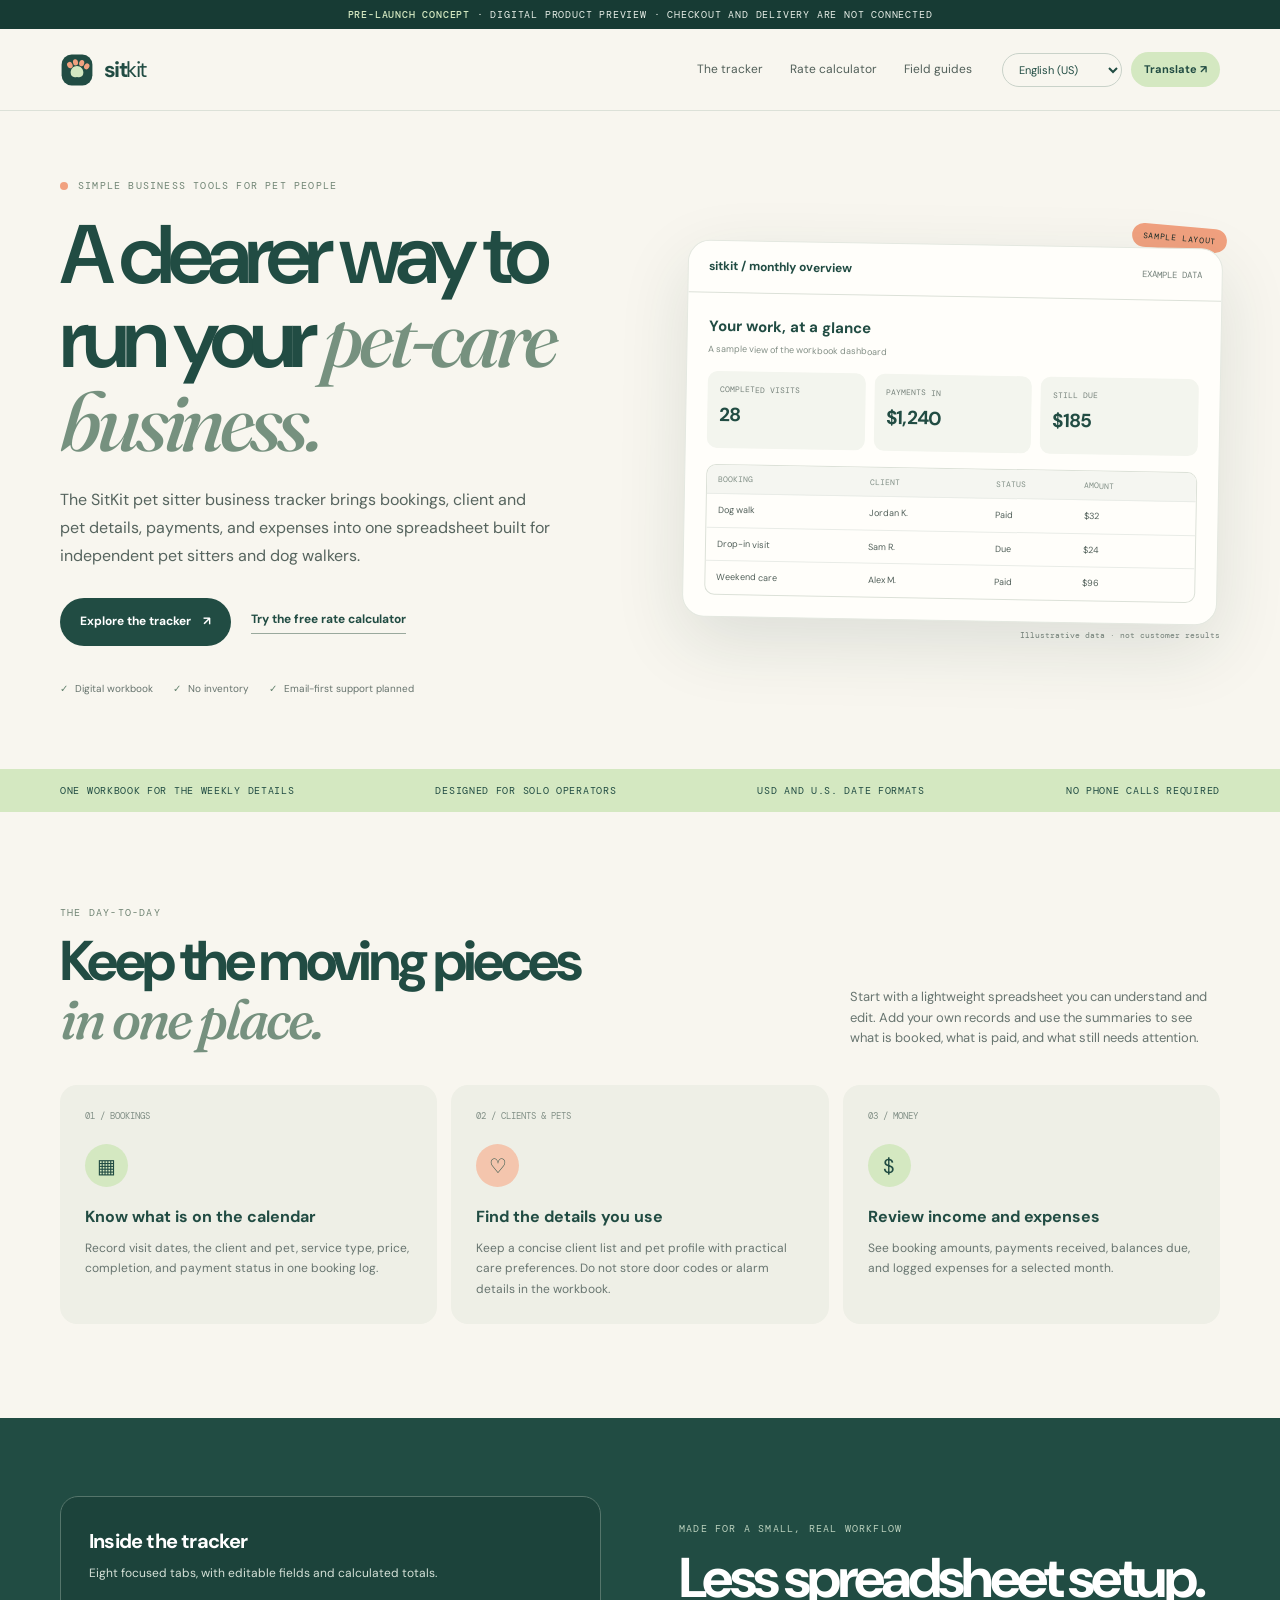
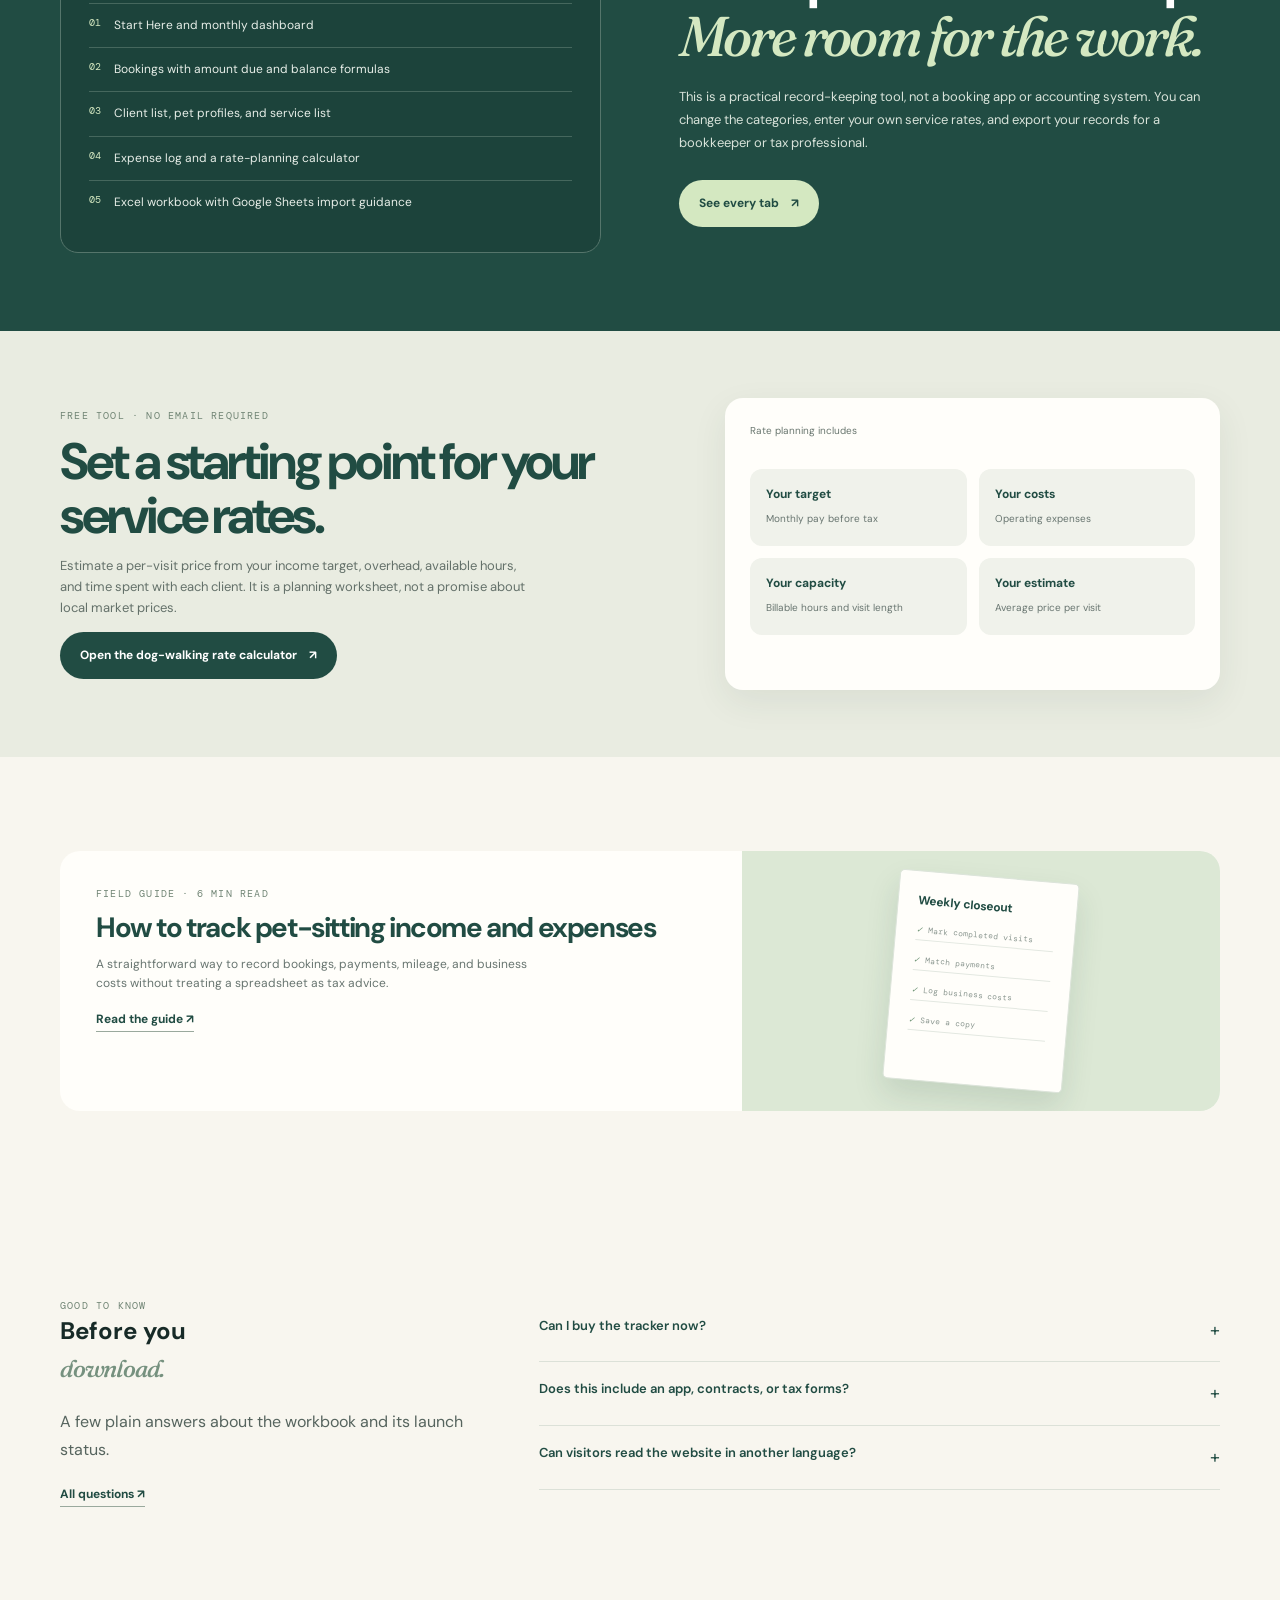
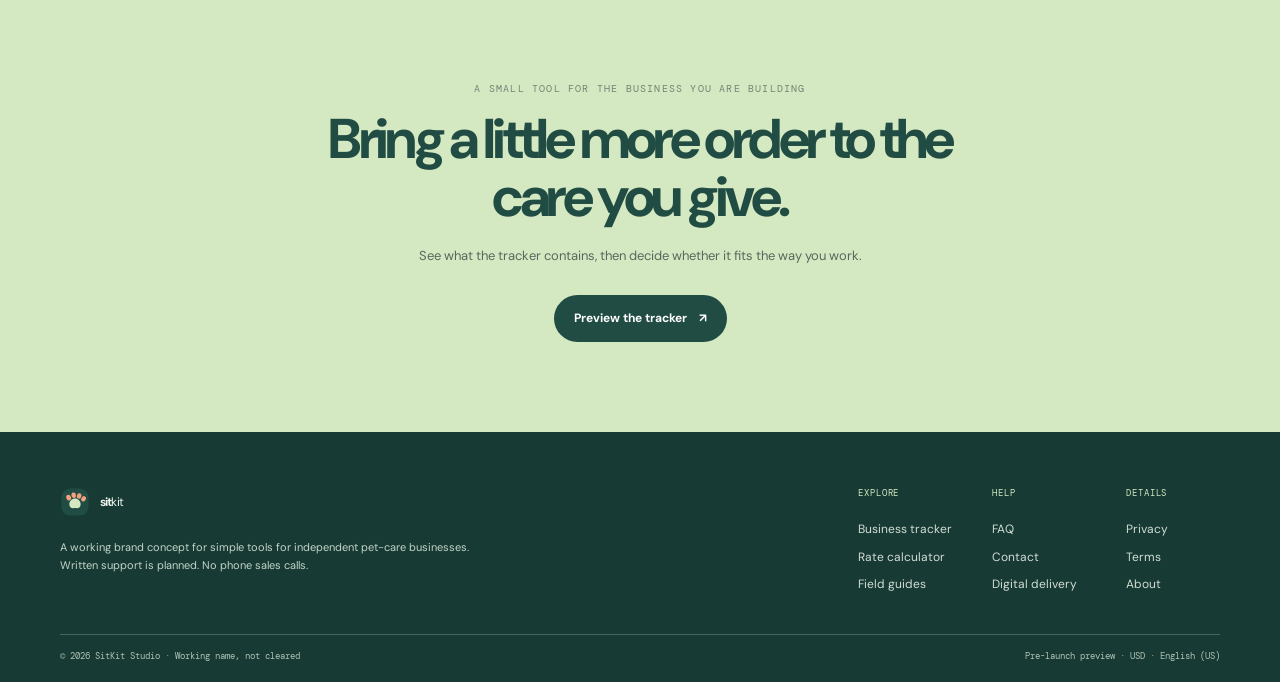
<file: index.html>
<!doctype html>
<html lang="en-US">
<head>
  <meta charset="utf-8"><meta name="viewport" content="width=device-width, initial-scale=1">
  <meta name="theme-color" content="#f8f6ef"><meta name="robots" content="index,follow">
  <meta name="description" content="Keep pet-sitting bookings, client and pet notes, income, and expenses in one simple spreadsheet. See the SitKit pet sitter business tracker preview.">
  <meta property="og:title" content="Pet Sitter Business Tracker Spreadsheet | SitKit">
  <meta property="og:description" content="A practical business tracker for independent pet sitters and dog walkers.">
  <meta property="og:type" content="website">
  <title>Pet Sitter Business Tracker Spreadsheet | SitKit</title>
  <link rel="icon" href="assets/mark.svg" type="image/svg+xml"><link rel="stylesheet" href="assets/styles.css"><script defer src="assets/app.js"></script>
  <script type="application/ld+json">{"@context":"https://schema.org","@type":"Organization","name":"SitKit Studio","description":"A working brand concept for practical tools for independent pet-care businesses."}</script>
</head>
<body>
  <a class="skip-link" href="#main">Skip to content</a>
  <div class="prelaunch"><b>Pre-launch concept</b> · Digital product preview · Checkout and delivery are not connected</div>
  <header class="header">
    <a class="brand" href="index.html" aria-label="SitKit home"><img src="assets/mark.svg" alt=""><span>sit<span>kit</span></span></a>
    <nav class="nav" aria-label="Main navigation"><a href="pages/pet-sitter-business-tracker.html">The tracker</a><a href="pages/dog-walking-rate-calculator.html">Rate calculator</a><a href="journal/track-pet-sitting-income-expenses.html">Field guides</a></nav>
    <div class="header-tools"><label class="skip-link" for="language">Choose translation language</label><select id="language" class="language" aria-label="Choose a translation language"><option value="en">English (US)</option><option value="es">Español</option><option value="fr">Français</option><option value="de">Deutsch</option><option value="pt">Português</option><option value="it">Italiano</option><option value="nl">Nederlands</option><option value="pl">Polski</option><option value="tr">Türkçe</option><option value="ar">العربية</option><option value="hi">हिन्दी</option><option value="zh-CN">简体中文</option><option value="zh-TW">繁體中文</option><option value="ja">日本語</option><option value="ko">한국어</option><option value="th">ไทย</option><option value="vi">Tiếng Việt</option><option value="id">Bahasa Indonesia</option><option value="ru">Русский</option><option value="uk">Українська</option><option value="sv">Svenska</option><option value="da">Dansk</option><option value="no">Norsk</option><option value="fi">Suomi</option><option value="el">Ελληνικά</option><option value="he">עברית</option><option value="bn">বাংলা</option><option value="sw">Kiswahili</option><option value="all">All languages in Google Translate</option></select><button class="translate" type="button" data-translate>Translate ↗</button><button class="menu" type="button" data-menu-toggle aria-label="Open menu">☰</button></div>
  </header>
  <nav class="mobile-nav" aria-label="Mobile navigation"><a href="pages/pet-sitter-business-tracker.html">The tracker</a><a href="pages/dog-walking-rate-calculator.html">Rate calculator</a><a href="journal/track-pet-sitting-income-expenses.html">Field guides</a><a href="pages/faq.html">Frequently asked questions</a></nav>
  <p class="wrap" data-translate-status role="status" aria-live="polite"></p>
  <main id="main">
    <section class="hero wrap">
      <div class="hero-copy"><div class="eyebrow"><span class="dot"></span> SIMPLE BUSINESS TOOLS FOR PET PEOPLE</div><h1>A clearer way to run your <em>pet-care business.</em></h1><p class="lede">The SitKit pet sitter business tracker brings bookings, client and pet details, payments, and expenses into one spreadsheet built for independent pet sitters and dog walkers.</p><div class="actions"><a class="btn btn-dark" href="pages/pet-sitter-business-tracker.html">Explore the tracker <span>↗</span></a><a class="btn-link" href="pages/dog-walking-rate-calculator.html">Try the free rate calculator</a></div><div class="hero-notes"><span>Digital workbook</span><span>No inventory</span><span>Email-first support planned</span></div></div>
      <div class="mockup-wrap"><div class="sample-tag">Sample layout</div><div class="mockup"><div class="mock-top"><span class="mock-brand">sitkit / monthly overview</span><span class="mock-month">EXAMPLE DATA</span></div><div class="mock-content"><div class="mock-title">Your work, at a glance</div><div class="mock-subtitle">A sample view of the workbook dashboard</div><div class="mock-cards"><div class="mock-card"><small>Completed visits</small><strong>28</strong></div><div class="mock-card"><small>Payments in</small><strong>$1,240</strong></div><div class="mock-card"><small>Still due</small><strong>$185</strong></div></div><div class="mock-table"><div class="mock-row"><span>BOOKING</span><span>CLIENT</span><span>STATUS</span><span>AMOUNT</span></div><div class="mock-row"><span>Dog walk</span><span>Jordan K.</span><span>Paid</span><span>$32</span></div><div class="mock-row"><span>Drop-in visit</span><span>Sam R.</span><span>Due</span><span>$24</span></div><div class="mock-row"><span>Weekend care</span><span>Alex M.</span><span>Paid</span><span>$96</span></div></div></div></div><div class="mock-note">Illustrative data · not customer results</div></div>
    </section>
    <section class="strip"><div class="wrap strip-inner"><span>One workbook for the weekly details</span><span>Designed for solo operators</span><span>USD and U.S. date formats</span><span>No phone calls required</span></div></section>
    <section class="section wrap"><div class="section-head"><div><div class="kicker">THE DAY-TO-DAY</div><h2>Keep the moving pieces<br><em>in one place.</em></h2></div><p>Start with a lightweight spreadsheet you can understand and edit. Add your own records and use the summaries to see what is booked, what is paid, and what still needs attention.</p></div><div class="three-grid"><article class="tile"><div class="tile-num">01 / BOOKINGS</div><div class="tile-icon">▦</div><h3>Know what is on the calendar</h3><p>Record visit dates, the client and pet, service type, price, completion, and payment status in one booking log.</p></article><article class="tile"><div class="tile-num">02 / CLIENTS & PETS</div><div class="tile-icon">♡</div><h3>Find the details you use</h3><p>Keep a concise client list and pet profile with practical care preferences. Do not store door codes or alarm details in the workbook.</p></article><article class="tile"><div class="tile-num">03 / MONEY</div><div class="tile-icon">$</div><h3>Review income and expenses</h3><p>See booking amounts, payments received, balances due, and logged expenses for a selected month.</p></article></div></section>
    <section class="feature"><div class="wrap feature-grid"><div class="feature-panel"><h3>Inside the tracker</h3><p>Eight focused tabs, with editable fields and calculated totals.</p><ul class="feature-list"><li><b>01</b><span>Start Here and monthly dashboard</span></li><li><b>02</b><span>Bookings with amount due and balance formulas</span></li><li><b>03</b><span>Client list, pet profiles, and service list</span></li><li><b>04</b><span>Expense log and a rate-planning calculator</span></li><li><b>05</b><span>Excel workbook with Google Sheets import guidance</span></li></ul></div><div class="feature-copy"><div class="kicker">MADE FOR A SMALL, REAL WORKFLOW</div><h2>Less spreadsheet setup.<br><em>More room for the work.</em></h2><p>This is a practical record-keeping tool, not a booking app or accounting system. You can change the categories, enter your own service rates, and export your records for a bookkeeper or tax professional.</p><a class="btn btn-soft" href="pages/pet-sitter-business-tracker.html">See every tab <span>↗</span></a></div></div></section>
    <section class="calculator-cta"><div class="wrap calc-grid"><div><div class="kicker">FREE TOOL · NO EMAIL REQUIRED</div><h2>Set a starting point for your service rates.</h2><p>Estimate a per-visit price from your income target, overhead, available hours, and time spent with each client. It is a planning worksheet, not a promise about local market prices.</p><a class="btn btn-dark" href="pages/dog-walking-rate-calculator.html">Open the dog-walking rate calculator <span>↗</span></a></div><div class="formula-card"><label>Rate planning includes</label><div class="product-features"><div><b>Your target</b><span>Monthly pay before tax</span></div><div><b>Your costs</b><span>Operating expenses</span></div><div><b>Your capacity</b><span>Billable hours and visit length</span></div><div><b>Your estimate</b><span>Average price per visit</span></div></div></div></div></section>
    <section class="section wrap"><div class="editorial"><div class="editorial-copy"><div class="kicker">FIELD GUIDE · 6 MIN READ</div><h2>How to track pet-sitting income and expenses</h2><p>A straightforward way to record bookings, payments, mileage, and business costs without treating a spreadsheet as tax advice.</p><a class="btn-link" href="journal/track-pet-sitting-income-expenses.html">Read the guide ↗</a></div><div class="editorial-art"><div class="note-page"><b>Weekly closeout</b><span><i class="note-check">✓</i> Mark completed visits</span><span><i class="note-check">✓</i> Match payments</span><span><i class="note-check">✓</i> Log business costs</span><span><i class="note-check">✓</i> Save a copy</span></div></div></div></section>
    <section class="section wrap"><div class="faq-grid"><div><div class="kicker">GOOD TO KNOW</div><h2>Before you<br><em>download.</em></h2><p class="lede">A few plain answers about the workbook and its launch status.</p><a class="btn-link" href="pages/faq.html">All questions ↗</a></div><div class="faq-list"><details><summary>Can I buy the tracker now?</summary><p>No. This is a pre-launch storefront preview. There is no live checkout or file-delivery service yet.</p></details><details><summary>Does this include an app, contracts, or tax forms?</summary><p>No. The product is a spreadsheet tracker and rate-planning calculator. It does not include scheduling software, legal forms, or tax advice.</p></details><details><summary>Can visitors read the website in another language?</summary><p>Use the language menu and Translate button to open Google's website translation flow. The translated view is machine generated and is not a separate, search-indexed language page.</p></details></div></div></section>
    <section class="closing"><div class="kicker">A SMALL TOOL FOR THE BUSINESS YOU ARE BUILDING</div><h2>Bring a little more order to the care you give.</h2><p>See what the tracker contains, then decide whether it fits the way you work.</p><div class="actions" style="justify-content:center"><a class="btn btn-dark" href="pages/pet-sitter-business-tracker.html">Preview the tracker <span>↗</span></a></div></section>
  </main>
  <footer class="footer"><div class="wrap footer-main"><div><a class="brand" href="index.html"><img src="assets/mark.svg" alt=""><span>sit<span>kit</span></span></a><p class="footer-blurb">A working brand concept for simple tools for independent pet-care businesses.<br>Written support is planned. No phone sales calls.</p></div><div class="footer-links"><div><strong>EXPLORE</strong><a href="pages/pet-sitter-business-tracker.html">Business tracker</a><a href="pages/dog-walking-rate-calculator.html">Rate calculator</a><a href="journal/track-pet-sitting-income-expenses.html">Field guides</a></div><div><strong>HELP</strong><a href="pages/faq.html">FAQ</a><a href="pages/contact.html">Contact</a><a href="pages/digital-delivery.html">Digital delivery</a></div><div><strong>DETAILS</strong><a href="pages/privacy.html">Privacy</a><a href="pages/terms.html">Terms</a><a href="pages/about.html">About</a></div></div></div><div class="wrap footer-bottom"><span>© 2026 SitKit Studio · Working name, not cleared</span><span>Pre-launch preview · USD · English (US)</span></div></footer>
</body></html>
</file>
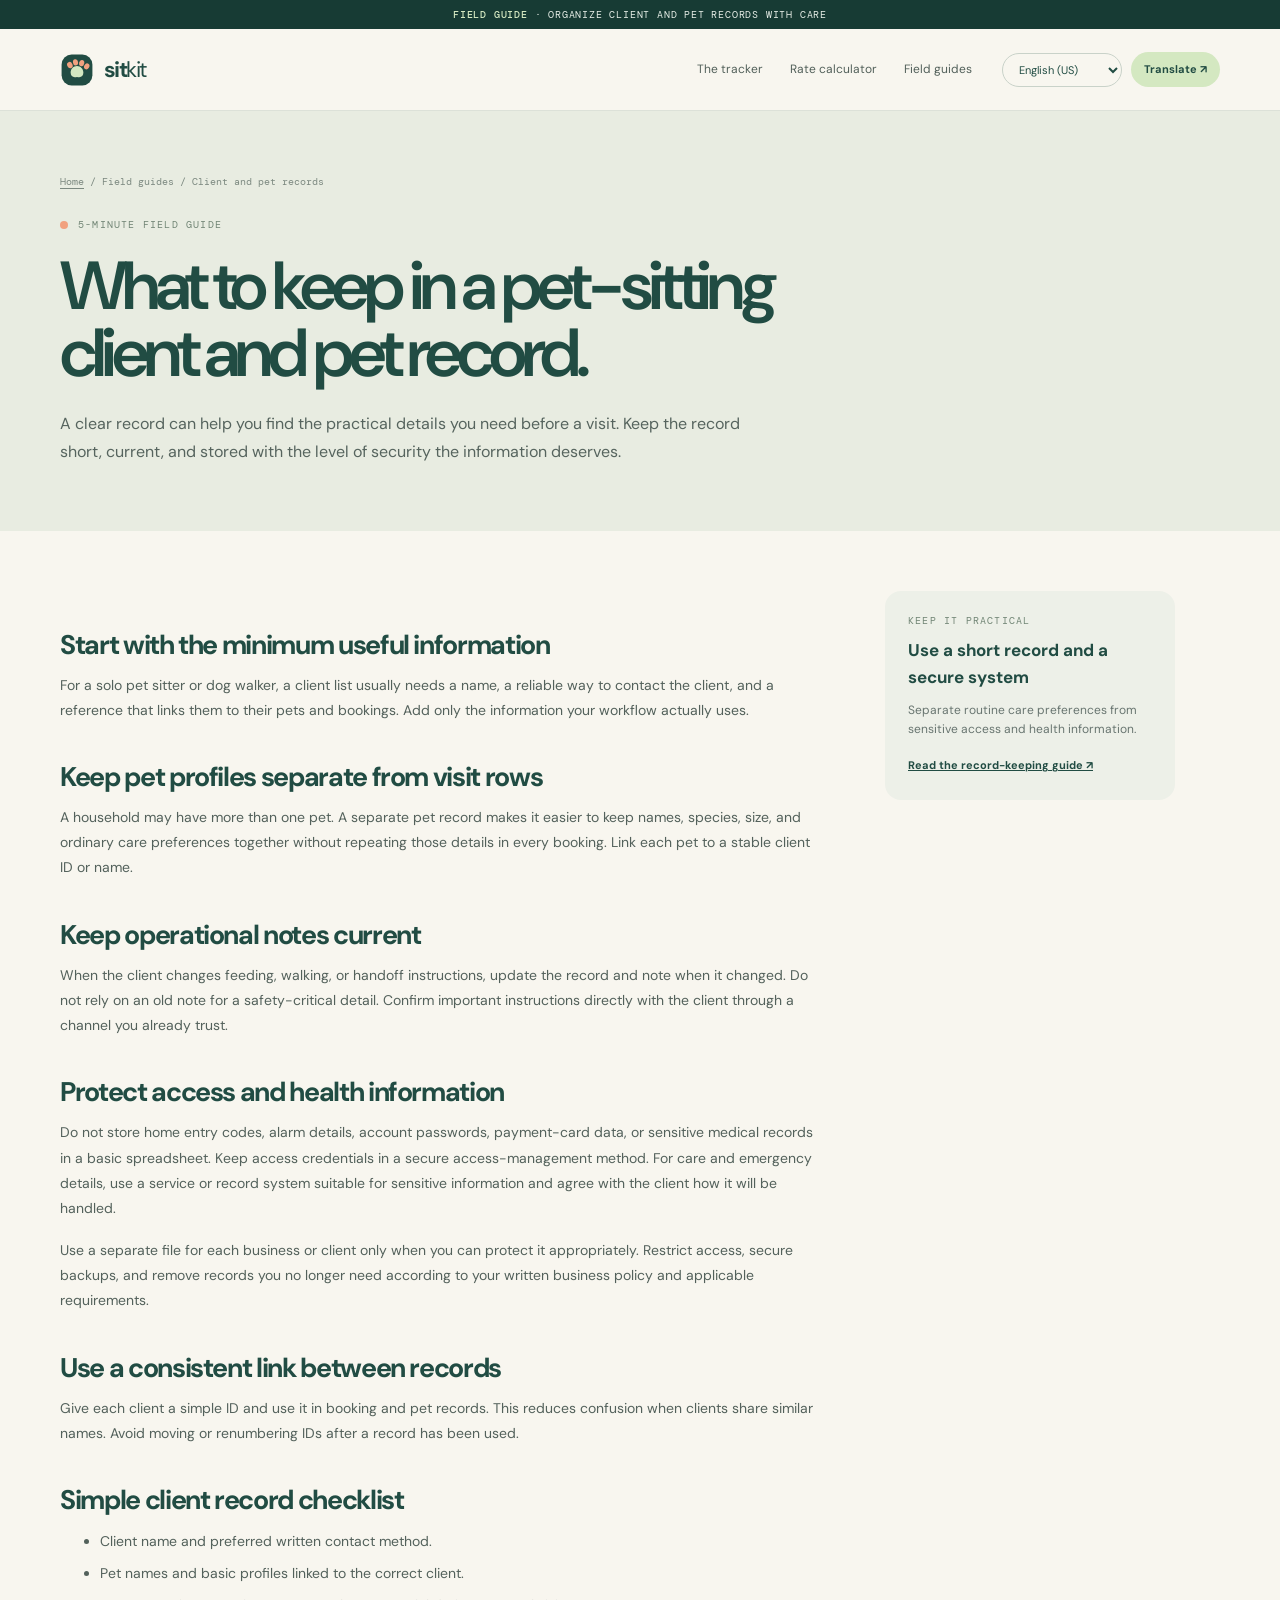
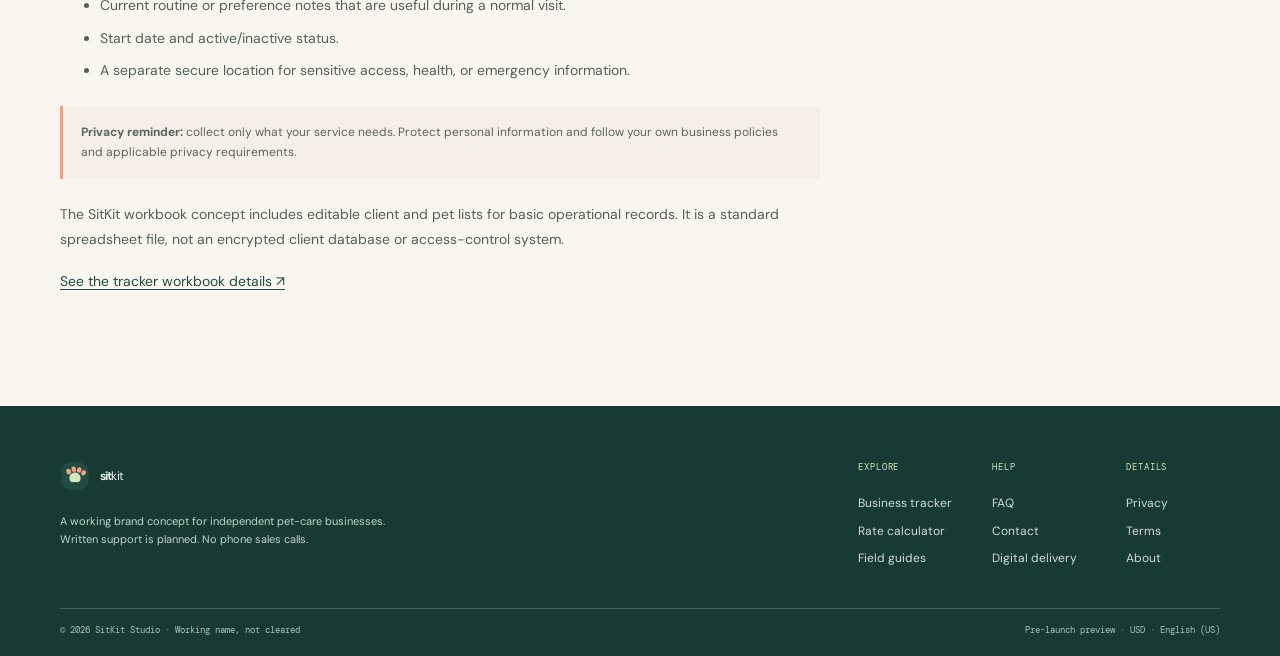
<file: journal/pet-sitter-client-records.html>
<!doctype html><html lang="en-US"><head><meta charset="utf-8"><meta name="viewport" content="width=device-width,initial-scale=1"><meta name="description" content="A practical checklist for organizing pet-sitting client and pet records, while keeping sensitive home-access details out of ordinary spreadsheets."><meta name="robots" content="index,follow"><title>Pet Sitter Client and Pet Records: A Simple Checklist | SitKit</title><link rel="icon" href="../assets/mark.svg" type="image/svg+xml"><link rel="stylesheet" href="../assets/styles.css"><script defer src="../assets/app.js"></script></head><body>
<a class="skip-link" href="#main">Skip to content</a><div class="prelaunch"><b>Field guide</b> · Organize client and pet records with care</div><header class="header"><a class="brand" href="../index.html"><img src="../assets/mark.svg" alt=""><span>sit<span>kit</span></span></a><nav class="nav" aria-label="Main navigation"><a href="../pages/pet-sitter-business-tracker.html">The tracker</a><a href="../pages/dog-walking-rate-calculator.html">Rate calculator</a><a href="track-pet-sitting-income-expenses.html">Field guides</a></nav><div class="header-tools"><select id="language" class="language" aria-label="Choose a translation language"><option value="en">English (US)</option><option value="es">Español</option><option value="fr">Français</option><option value="de">Deutsch</option><option value="pt">Português</option><option value="ja">日本語</option><option value="zh-CN">简体中文</option><option value="all">All Google Translate languages</option></select><button class="translate" type="button" data-translate>Translate ↗</button><button class="menu" type="button" data-menu-toggle aria-label="Open menu">☰</button></div></header><nav class="mobile-nav"><a href="../index.html">Home</a><a href="../pages/pet-sitter-business-tracker.html">The tracker</a><a href="../pages/dog-walking-rate-calculator.html">Rate calculator</a><a href="../pages/faq.html">FAQ</a></nav><p class="wrap" data-translate-status role="status" aria-live="polite"></p>
<main id="main"><section class="page-hero"><div class="wrap"><div class="breadcrumb"><a href="../index.html">Home</a> / Field guides / Client and pet records</div><div class="eyebrow"><span class="dot"></span> 5-MINUTE FIELD GUIDE</div><h1>What to keep in a pet-sitting client and pet record.</h1><p class="lede">A clear record can help you find the practical details you need before a visit. Keep the record short, current, and stored with the level of security the information deserves.</p></div></section><section class="content wrap"><div class="content-grid"><article class="prose"><h2>Start with the minimum useful information</h2><p>For a solo pet sitter or dog walker, a client list usually needs a name, a reliable way to contact the client, and a reference that links them to their pets and bookings. Add only the information your workflow actually uses.</p><h2>Keep pet profiles separate from visit rows</h2><p>A household may have more than one pet. A separate pet record makes it easier to keep names, species, size, and ordinary care preferences together without repeating those details in every booking. Link each pet to a stable client ID or name.</p><h2>Keep operational notes current</h2><p>When the client changes feeding, walking, or handoff instructions, update the record and note when it changed. Do not rely on an old note for a safety-critical detail. Confirm important instructions directly with the client through a channel you already trust.</p><h2>Protect access and health information</h2><p>Do not store home entry codes, alarm details, account passwords, payment-card data, or sensitive medical records in a basic spreadsheet. Keep access credentials in a secure access-management method. For care and emergency details, use a service or record system suitable for sensitive information and agree with the client how it will be handled.</p><p>Use a separate file for each business or client only when you can protect it appropriately. Restrict access, secure backups, and remove records you no longer need according to your written business policy and applicable requirements.</p><h2>Use a consistent link between records</h2><p>Give each client a simple ID and use it in booking and pet records. This reduces confusion when clients share similar names. Avoid moving or renumbering IDs after a record has been used.</p><h2>Simple client record checklist</h2><ul><li>Client name and preferred written contact method.</li><li>Pet names and basic profiles linked to the correct client.</li><li>Current routine or preference notes that are useful during a normal visit.</li><li>Start date and active/inactive status.</li><li>A separate secure location for sensitive access, health, or emergency information.</li></ul><div class="notice"><strong>Privacy reminder:</strong> collect only what your service needs. Protect personal information and follow your own business policies and applicable privacy requirements.</div><p>The SitKit workbook concept includes editable client and pet lists for basic operational records. It is a standard spreadsheet file, not an encrypted client database or access-control system.</p><p><a href="../pages/pet-sitter-business-tracker.html">See the tracker workbook details ↗</a></p></article><aside class="side"><div class="kicker">KEEP IT PRACTICAL</div><h3>Use a short record and a secure system</h3><p>Separate routine care preferences from sensitive access and health information.</p><a href="track-pet-sitting-income-expenses.html">Read the record-keeping guide ↗</a></aside></div></section></main><footer class="footer"><div class="wrap footer-main"><div><a class="brand" href="../index.html"><img src="../assets/mark.svg" alt=""><span>sit<span>kit</span></span></a><p class="footer-blurb">A working brand concept for independent pet-care businesses.<br>Written support is planned. No phone sales calls.</p></div><div class="footer-links"><div><strong>EXPLORE</strong><a href="../pages/pet-sitter-business-tracker.html">Business tracker</a><a href="../pages/dog-walking-rate-calculator.html">Rate calculator</a><a href="track-pet-sitting-income-expenses.html">Field guides</a></div><div><strong>HELP</strong><a href="../pages/faq.html">FAQ</a><a href="../pages/contact.html">Contact</a><a href="../pages/digital-delivery.html">Digital delivery</a></div><div><strong>DETAILS</strong><a href="../pages/privacy.html">Privacy</a><a href="../pages/terms.html">Terms</a><a href="../pages/about.html">About</a></div></div></div><div class="wrap footer-bottom"><span>© 2026 SitKit Studio · Working name, not cleared</span><span>Pre-launch preview · USD · English (US)</span></div></footer></body></html>
</file>
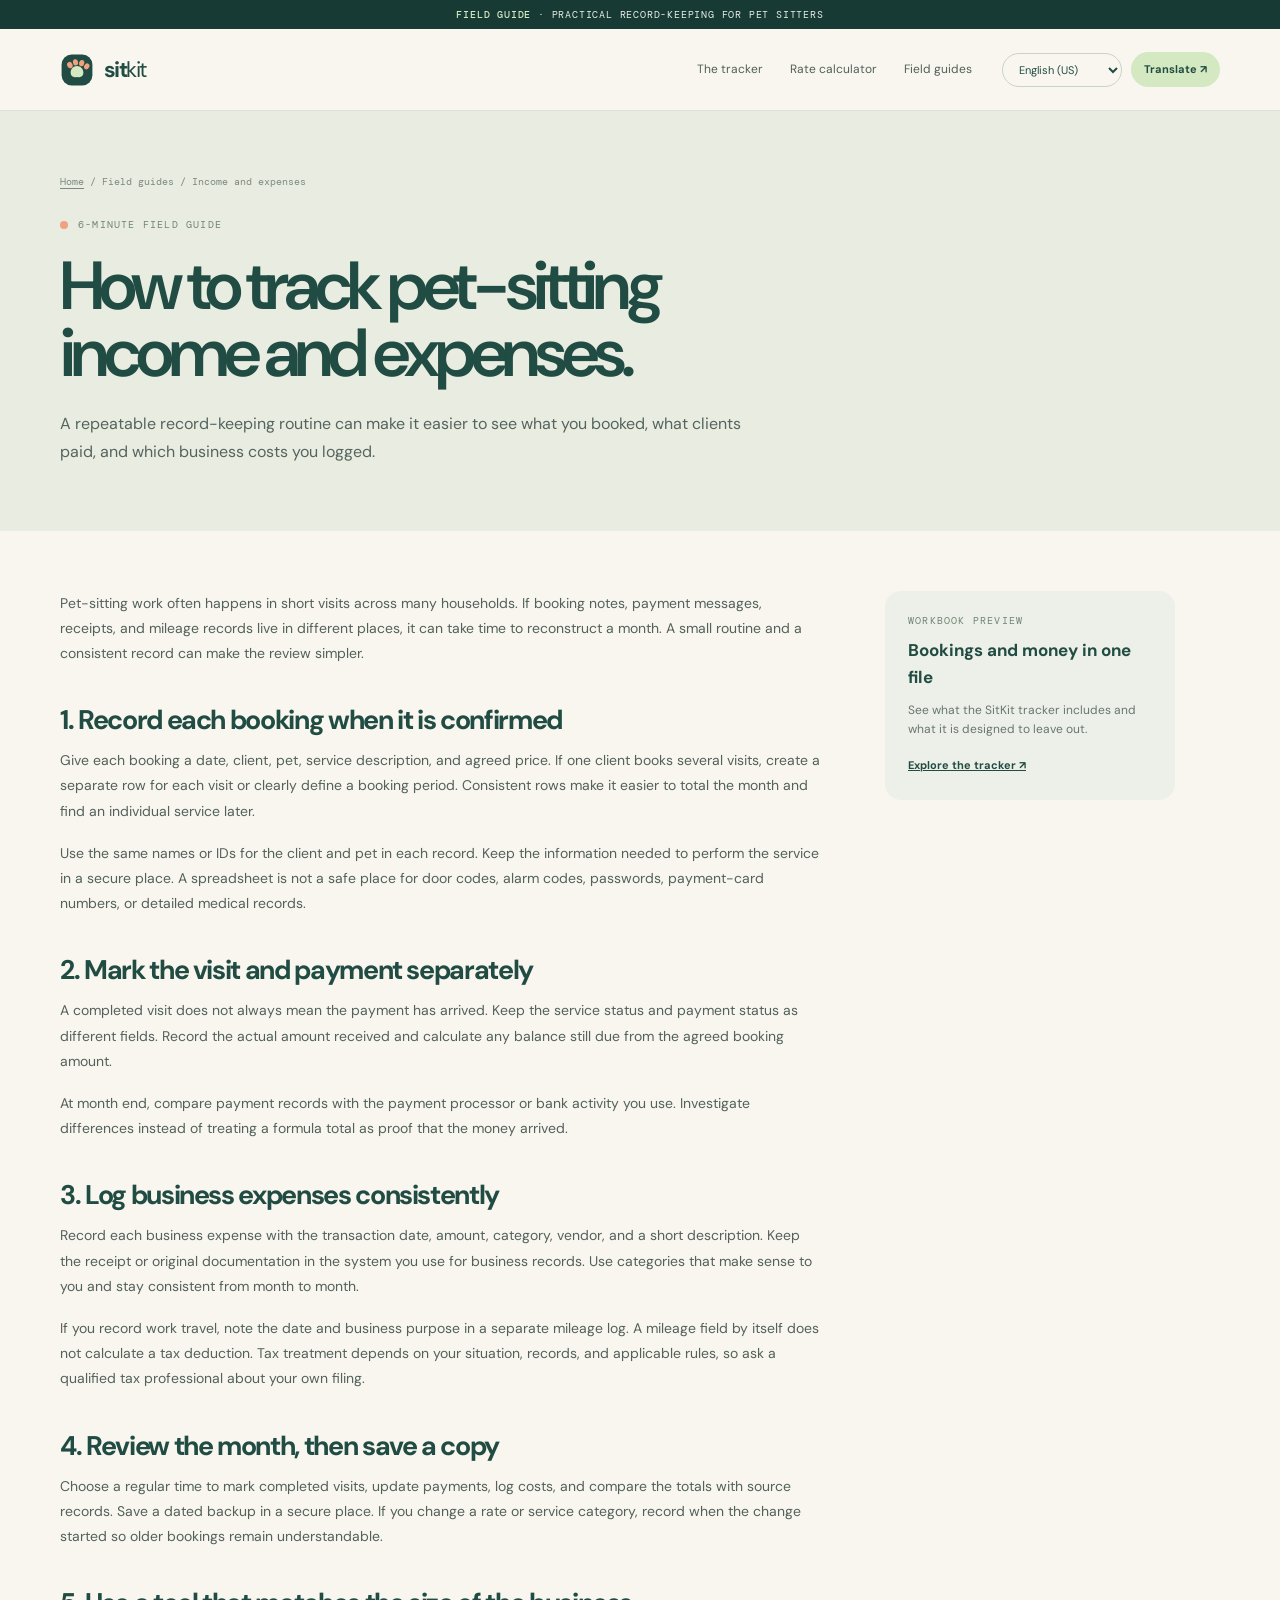
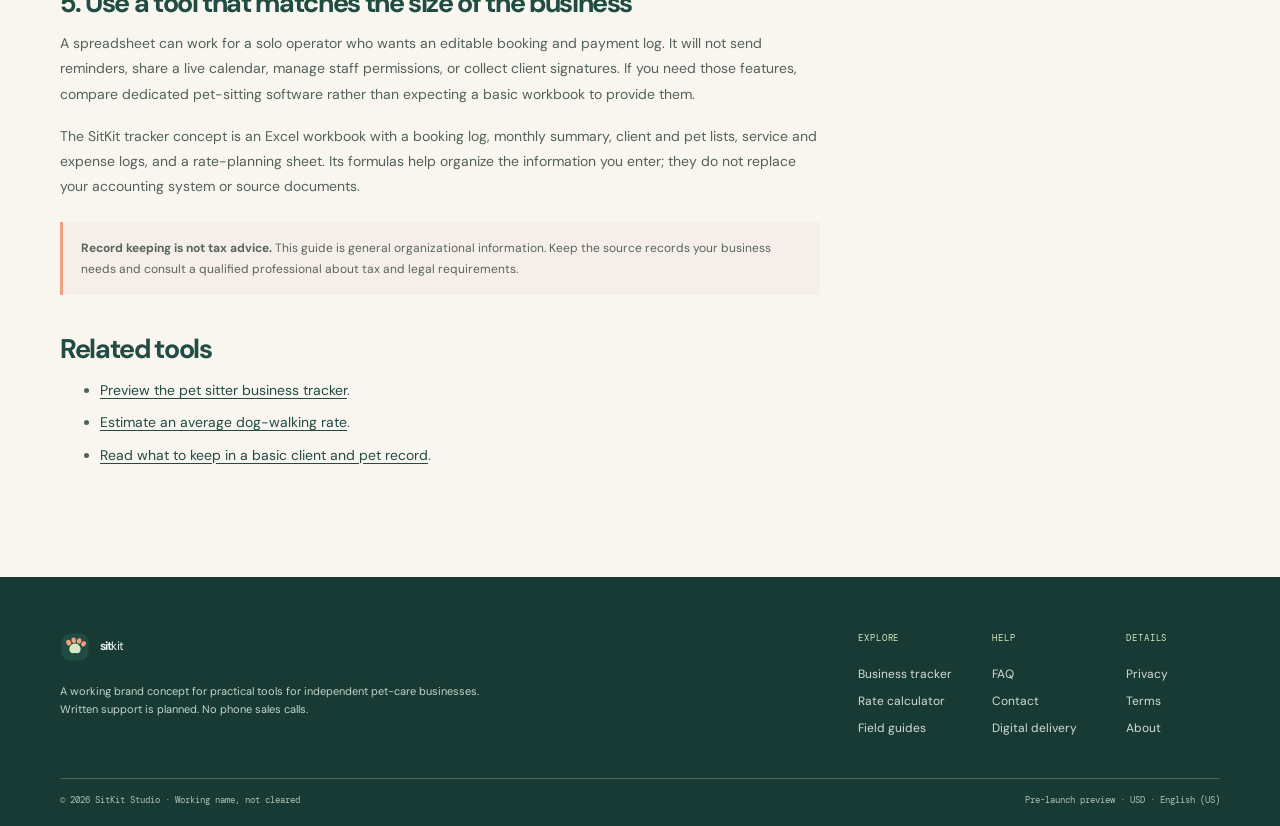
<file: journal/track-pet-sitting-income-expenses.html>
<!doctype html><html lang="en-US"><head><meta charset="utf-8"><meta name="viewport" content="width=device-width,initial-scale=1"><meta name="description" content="A practical process for recording pet-sitting bookings, payments, expenses, and mileage in a small business spreadsheet."><meta name="robots" content="index,follow"><title>How to Track Pet-Sitting Income and Expenses | SitKit</title><link rel="icon" href="../assets/mark.svg" type="image/svg+xml"><link rel="stylesheet" href="../assets/styles.css"><script defer src="../assets/app.js"></script></head><body>
<a class="skip-link" href="#main">Skip to content</a><div class="prelaunch"><b>Field guide</b> · Practical record-keeping for pet sitters</div><header class="header"><a class="brand" href="../index.html"><img src="../assets/mark.svg" alt=""><span>sit<span>kit</span></span></a><nav class="nav" aria-label="Main navigation"><a href="../pages/pet-sitter-business-tracker.html">The tracker</a><a href="../pages/dog-walking-rate-calculator.html">Rate calculator</a><a href="track-pet-sitting-income-expenses.html">Field guides</a></nav><div class="header-tools"><select id="language" class="language" aria-label="Choose a translation language"><option value="en">English (US)</option><option value="es">Español</option><option value="fr">Français</option><option value="de">Deutsch</option><option value="pt">Português</option><option value="ja">日本語</option><option value="zh-CN">简体中文</option><option value="all">All Google Translate languages</option></select><button class="translate" type="button" data-translate>Translate ↗</button><button class="menu" type="button" data-menu-toggle aria-label="Open menu">☰</button></div></header><nav class="mobile-nav"><a href="../index.html">Home</a><a href="../pages/pet-sitter-business-tracker.html">The tracker</a><a href="../pages/dog-walking-rate-calculator.html">Rate calculator</a><a href="../pages/faq.html">FAQ</a></nav><p class="wrap" data-translate-status role="status" aria-live="polite"></p>
<main id="main"><section class="page-hero"><div class="wrap"><div class="breadcrumb"><a href="../index.html">Home</a> / Field guides / Income and expenses</div><div class="eyebrow"><span class="dot"></span> 6-MINUTE FIELD GUIDE</div><h1>How to track pet-sitting income and expenses.</h1><p class="lede">A repeatable record-keeping routine can make it easier to see what you booked, what clients paid, and which business costs you logged.</p></div></section><section class="content wrap"><div class="content-grid"><article class="prose"><p>Pet-sitting work often happens in short visits across many households. If booking notes, payment messages, receipts, and mileage records live in different places, it can take time to reconstruct a month. A small routine and a consistent record can make the review simpler.</p><h2>1. Record each booking when it is confirmed</h2><p>Give each booking a date, client, pet, service description, and agreed price. If one client books several visits, create a separate row for each visit or clearly define a booking period. Consistent rows make it easier to total the month and find an individual service later.</p><p>Use the same names or IDs for the client and pet in each record. Keep the information needed to perform the service in a secure place. A spreadsheet is not a safe place for door codes, alarm codes, passwords, payment-card numbers, or detailed medical records.</p><h2>2. Mark the visit and payment separately</h2><p>A completed visit does not always mean the payment has arrived. Keep the service status and payment status as different fields. Record the actual amount received and calculate any balance still due from the agreed booking amount.</p><p>At month end, compare payment records with the payment processor or bank activity you use. Investigate differences instead of treating a formula total as proof that the money arrived.</p><h2>3. Log business expenses consistently</h2><p>Record each business expense with the transaction date, amount, category, vendor, and a short description. Keep the receipt or original documentation in the system you use for business records. Use categories that make sense to you and stay consistent from month to month.</p><p>If you record work travel, note the date and business purpose in a separate mileage log. A mileage field by itself does not calculate a tax deduction. Tax treatment depends on your situation, records, and applicable rules, so ask a qualified tax professional about your own filing.</p><h2>4. Review the month, then save a copy</h2><p>Choose a regular time to mark completed visits, update payments, log costs, and compare the totals with source records. Save a dated backup in a secure place. If you change a rate or service category, record when the change started so older bookings remain understandable.</p><h2>5. Use a tool that matches the size of the business</h2><p>A spreadsheet can work for a solo operator who wants an editable booking and payment log. It will not send reminders, share a live calendar, manage staff permissions, or collect client signatures. If you need those features, compare dedicated pet-sitting software rather than expecting a basic workbook to provide them.</p><p>The SitKit tracker concept is an Excel workbook with a booking log, monthly summary, client and pet lists, service and expense logs, and a rate-planning sheet. Its formulas help organize the information you enter; they do not replace your accounting system or source documents.</p><div class="notice"><strong>Record keeping is not tax advice.</strong> This guide is general organizational information. Keep the source records your business needs and consult a qualified professional about tax and legal requirements.</div><h2>Related tools</h2><ul><li><a href="../pages/pet-sitter-business-tracker.html">Preview the pet sitter business tracker</a>.</li><li><a href="../pages/dog-walking-rate-calculator.html">Estimate an average dog-walking rate</a>.</li><li><a href="pet-sitter-client-records.html">Read what to keep in a basic client and pet record</a>.</li></ul></article><aside class="side"><div class="kicker">WORKBOOK PREVIEW</div><h3>Bookings and money in one file</h3><p>See what the SitKit tracker includes and what it is designed to leave out.</p><a href="../pages/pet-sitter-business-tracker.html">Explore the tracker ↗</a></aside></div></section></main><footer class="footer"><div class="wrap footer-main"><div><a class="brand" href="../index.html"><img src="../assets/mark.svg" alt=""><span>sit<span>kit</span></span></a><p class="footer-blurb">A working brand concept for practical tools for independent pet-care businesses.<br>Written support is planned. No phone sales calls.</p></div><div class="footer-links"><div><strong>EXPLORE</strong><a href="../pages/pet-sitter-business-tracker.html">Business tracker</a><a href="../pages/dog-walking-rate-calculator.html">Rate calculator</a><a href="track-pet-sitting-income-expenses.html">Field guides</a></div><div><strong>HELP</strong><a href="../pages/faq.html">FAQ</a><a href="../pages/contact.html">Contact</a><a href="../pages/digital-delivery.html">Digital delivery</a></div><div><strong>DETAILS</strong><a href="../pages/privacy.html">Privacy</a><a href="../pages/terms.html">Terms</a><a href="../pages/about.html">About</a></div></div></div><div class="wrap footer-bottom"><span>© 2026 SitKit Studio · Working name, not cleared</span><span>Pre-launch preview · USD · English (US)</span></div></footer></body></html>
</file>
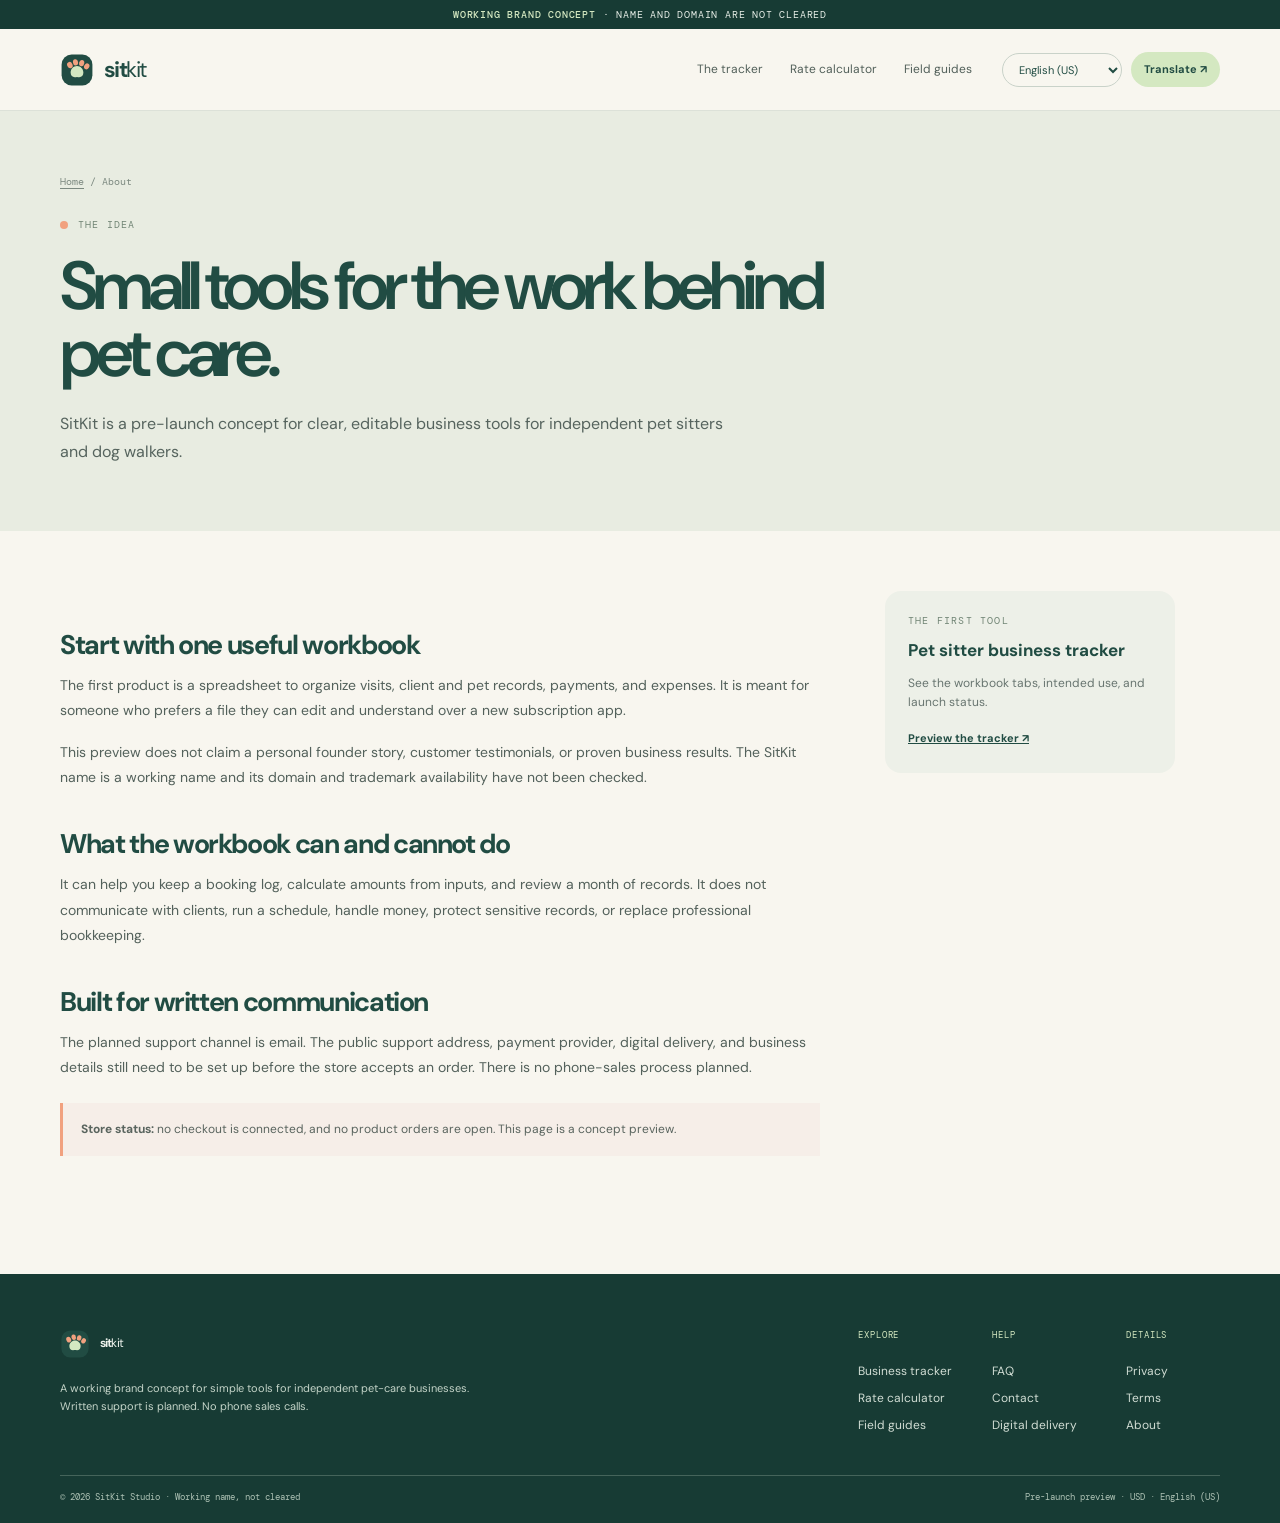
<file: pages/about.html>
<!doctype html><html lang="en-US"><head><meta charset="utf-8"><meta name="viewport" content="width=device-width,initial-scale=1"><meta name="description" content="SitKit is a working concept for practical spreadsheets and guides for independent pet sitters and dog walkers."><meta name="robots" content="index,follow"><title>About SitKit | Pet Care Business Tools</title><link rel="icon" href="../assets/mark.svg" type="image/svg+xml"><link rel="stylesheet" href="../assets/styles.css"><script defer src="../assets/app.js"></script></head><body>
<a class="skip-link" href="#main">Skip to content</a><div class="prelaunch"><b>Working brand concept</b> · Name and domain are not cleared</div><header class="header"><a class="brand" href="../index.html"><img src="../assets/mark.svg" alt=""><span>sit<span>kit</span></span></a><nav class="nav" aria-label="Main navigation"><a href="pet-sitter-business-tracker.html">The tracker</a><a href="dog-walking-rate-calculator.html">Rate calculator</a><a href="../journal/track-pet-sitting-income-expenses.html">Field guides</a></nav><div class="header-tools"><select id="language" class="language" aria-label="Choose a translation language"><option value="en">English (US)</option><option value="es">Español</option><option value="fr">Français</option><option value="de">Deutsch</option><option value="pt">Português</option><option value="ja">日本語</option><option value="zh-CN">简体中文</option><option value="all">All Google Translate languages</option></select><button class="translate" type="button" data-translate>Translate ↗</button><button class="menu" type="button" data-menu-toggle aria-label="Open menu">☰</button></div></header><nav class="mobile-nav"><a href="../index.html">Home</a><a href="pet-sitter-business-tracker.html">The tracker</a><a href="dog-walking-rate-calculator.html">Rate calculator</a><a href="contact.html">Contact</a></nav><p class="wrap" data-translate-status role="status" aria-live="polite"></p>
<main id="main"><section class="page-hero"><div class="wrap"><div class="breadcrumb"><a href="../index.html">Home</a> / About</div><div class="eyebrow"><span class="dot"></span> THE IDEA</div><h1>Small tools for the work behind pet care.</h1><p class="lede">SitKit is a pre-launch concept for clear, editable business tools for independent pet sitters and dog walkers.</p></div></section><section class="content wrap"><div class="content-grid"><article class="prose"><h2>Start with one useful workbook</h2><p>The first product is a spreadsheet to organize visits, client and pet records, payments, and expenses. It is meant for someone who prefers a file they can edit and understand over a new subscription app.</p><p>This preview does not claim a personal founder story, customer testimonials, or proven business results. The SitKit name is a working name and its domain and trademark availability have not been checked.</p><h2>What the workbook can and cannot do</h2><p>It can help you keep a booking log, calculate amounts from inputs, and review a month of records. It does not communicate with clients, run a schedule, handle money, protect sensitive records, or replace professional bookkeeping.</p><h2>Built for written communication</h2><p>The planned support channel is email. The public support address, payment provider, digital delivery, and business details still need to be set up before the store accepts an order. There is no phone-sales process planned.</p><div class="notice"><strong>Store status:</strong> no checkout is connected, and no product orders are open. This page is a concept preview.</div></article><aside class="side"><div class="kicker">THE FIRST TOOL</div><h3>Pet sitter business tracker</h3><p>See the workbook tabs, intended use, and launch status.</p><a href="pet-sitter-business-tracker.html">Preview the tracker ↗</a></aside></div></section></main><footer class="footer"><div class="wrap footer-main"><div><a class="brand" href="../index.html"><img src="../assets/mark.svg" alt=""><span>sit<span>kit</span></span></a><p class="footer-blurb">A working brand concept for simple tools for independent pet-care businesses.<br>Written support is planned. No phone sales calls.</p></div><div class="footer-links"><div><strong>EXPLORE</strong><a href="pet-sitter-business-tracker.html">Business tracker</a><a href="dog-walking-rate-calculator.html">Rate calculator</a><a href="../journal/track-pet-sitting-income-expenses.html">Field guides</a></div><div><strong>HELP</strong><a href="faq.html">FAQ</a><a href="contact.html">Contact</a><a href="digital-delivery.html">Digital delivery</a></div><div><strong>DETAILS</strong><a href="privacy.html">Privacy</a><a href="terms.html">Terms</a><a href="about.html">About</a></div></div></div><div class="wrap footer-bottom"><span>© 2026 SitKit Studio · Working name, not cleared</span><span>Pre-launch preview · USD · English (US)</span></div></footer></body></html>
</file>
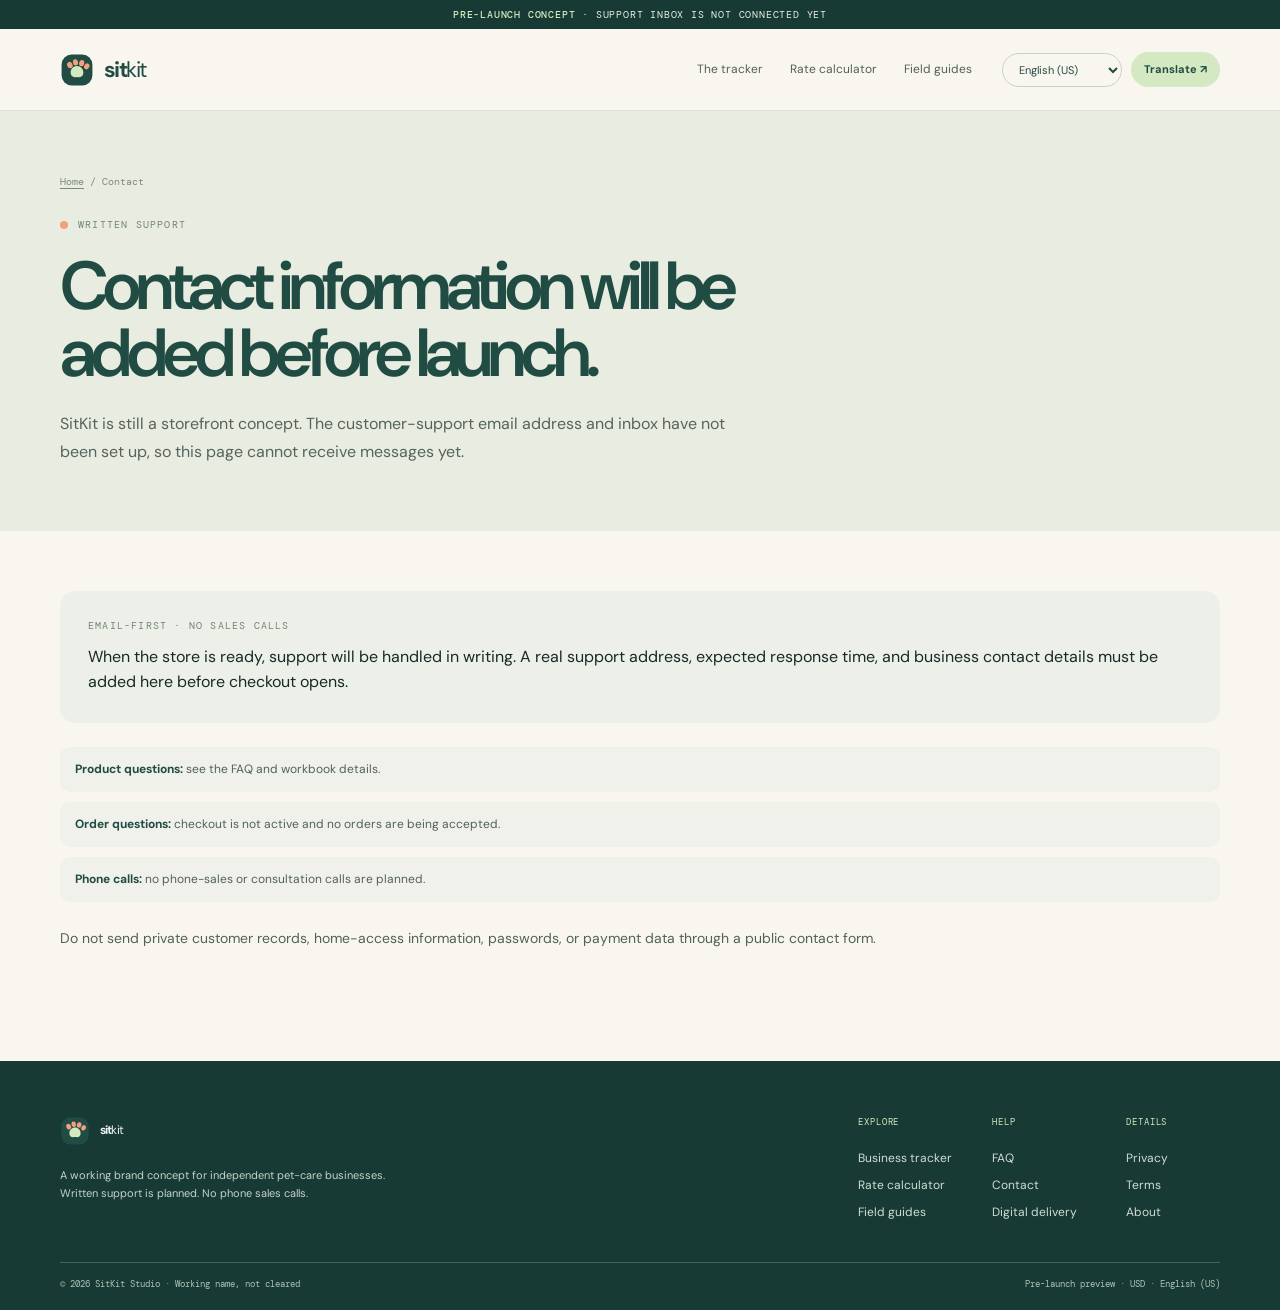
<file: pages/contact.html>
<!doctype html><html lang="en-US"><head><meta charset="utf-8"><meta name="viewport" content="width=device-width,initial-scale=1"><meta name="description" content="Contact SitKit about the pet sitter business tracker. Email-first customer support details will be published before the store opens."><meta name="robots" content="index,follow"><title>Contact SitKit | Written Support</title><link rel="icon" href="../assets/mark.svg" type="image/svg+xml"><link rel="stylesheet" href="../assets/styles.css"><script defer src="../assets/app.js"></script></head><body>
<a class="skip-link" href="#main">Skip to content</a><div class="prelaunch"><b>Pre-launch concept</b> · Support inbox is not connected yet</div><header class="header"><a class="brand" href="../index.html"><img src="../assets/mark.svg" alt=""><span>sit<span>kit</span></span></a><nav class="nav" aria-label="Main navigation"><a href="pet-sitter-business-tracker.html">The tracker</a><a href="dog-walking-rate-calculator.html">Rate calculator</a><a href="../journal/track-pet-sitting-income-expenses.html">Field guides</a></nav><div class="header-tools"><select id="language" class="language" aria-label="Choose a translation language"><option value="en">English (US)</option><option value="es">Español</option><option value="fr">Français</option><option value="de">Deutsch</option><option value="pt">Português</option><option value="ja">日本語</option><option value="zh-CN">简体中文</option><option value="all">All Google Translate languages</option></select><button class="translate" type="button" data-translate>Translate ↗</button><button class="menu" type="button" data-menu-toggle aria-label="Open menu">☰</button></div></header><nav class="mobile-nav"><a href="../index.html">Home</a><a href="pet-sitter-business-tracker.html">The tracker</a><a href="dog-walking-rate-calculator.html">Rate calculator</a><a href="faq.html">FAQ</a></nav><p class="wrap" data-translate-status role="status" aria-live="polite"></p>
<main id="main"><section class="page-hero"><div class="wrap"><div class="breadcrumb"><a href="../index.html">Home</a> / Contact</div><div class="eyebrow"><span class="dot"></span> WRITTEN SUPPORT</div><h1>Contact information will be added before launch.</h1><p class="lede">SitKit is still a storefront concept. The customer-support email address and inbox have not been set up, so this page cannot receive messages yet.</p></div></section><section class="content wrap"><div class="contact-note"><div class="kicker">EMAIL-FIRST · NO SALES CALLS</div><p style="margin:12px 0 0">When the store is ready, support will be handled in writing. A real support address, expected response time, and business contact details must be added here before checkout opens.</p></div><div class="launch-checklist"><div><b>Product questions:</b> see the <a href="faq.html">FAQ</a> and <a href="pet-sitter-business-tracker.html">workbook details</a>.</div><div><b>Order questions:</b> checkout is not active and no orders are being accepted.</div><div><b>Phone calls:</b> no phone-sales or consultation calls are planned.</div></div><p class="prose">Do not send private customer records, home-access information, passwords, or payment data through a public contact form.</p></section></main><footer class="footer"><div class="wrap footer-main"><div><a class="brand" href="../index.html"><img src="../assets/mark.svg" alt=""><span>sit<span>kit</span></span></a><p class="footer-blurb">A working brand concept for independent pet-care businesses.<br>Written support is planned. No phone sales calls.</p></div><div class="footer-links"><div><strong>EXPLORE</strong><a href="pet-sitter-business-tracker.html">Business tracker</a><a href="dog-walking-rate-calculator.html">Rate calculator</a><a href="../journal/track-pet-sitting-income-expenses.html">Field guides</a></div><div><strong>HELP</strong><a href="faq.html">FAQ</a><a href="contact.html">Contact</a><a href="digital-delivery.html">Digital delivery</a></div><div><strong>DETAILS</strong><a href="privacy.html">Privacy</a><a href="terms.html">Terms</a><a href="about.html">About</a></div></div></div><div class="wrap footer-bottom"><span>© 2026 SitKit Studio · Working name, not cleared</span><span>Pre-launch preview · USD · English (US)</span></div></footer></body></html>
</file>
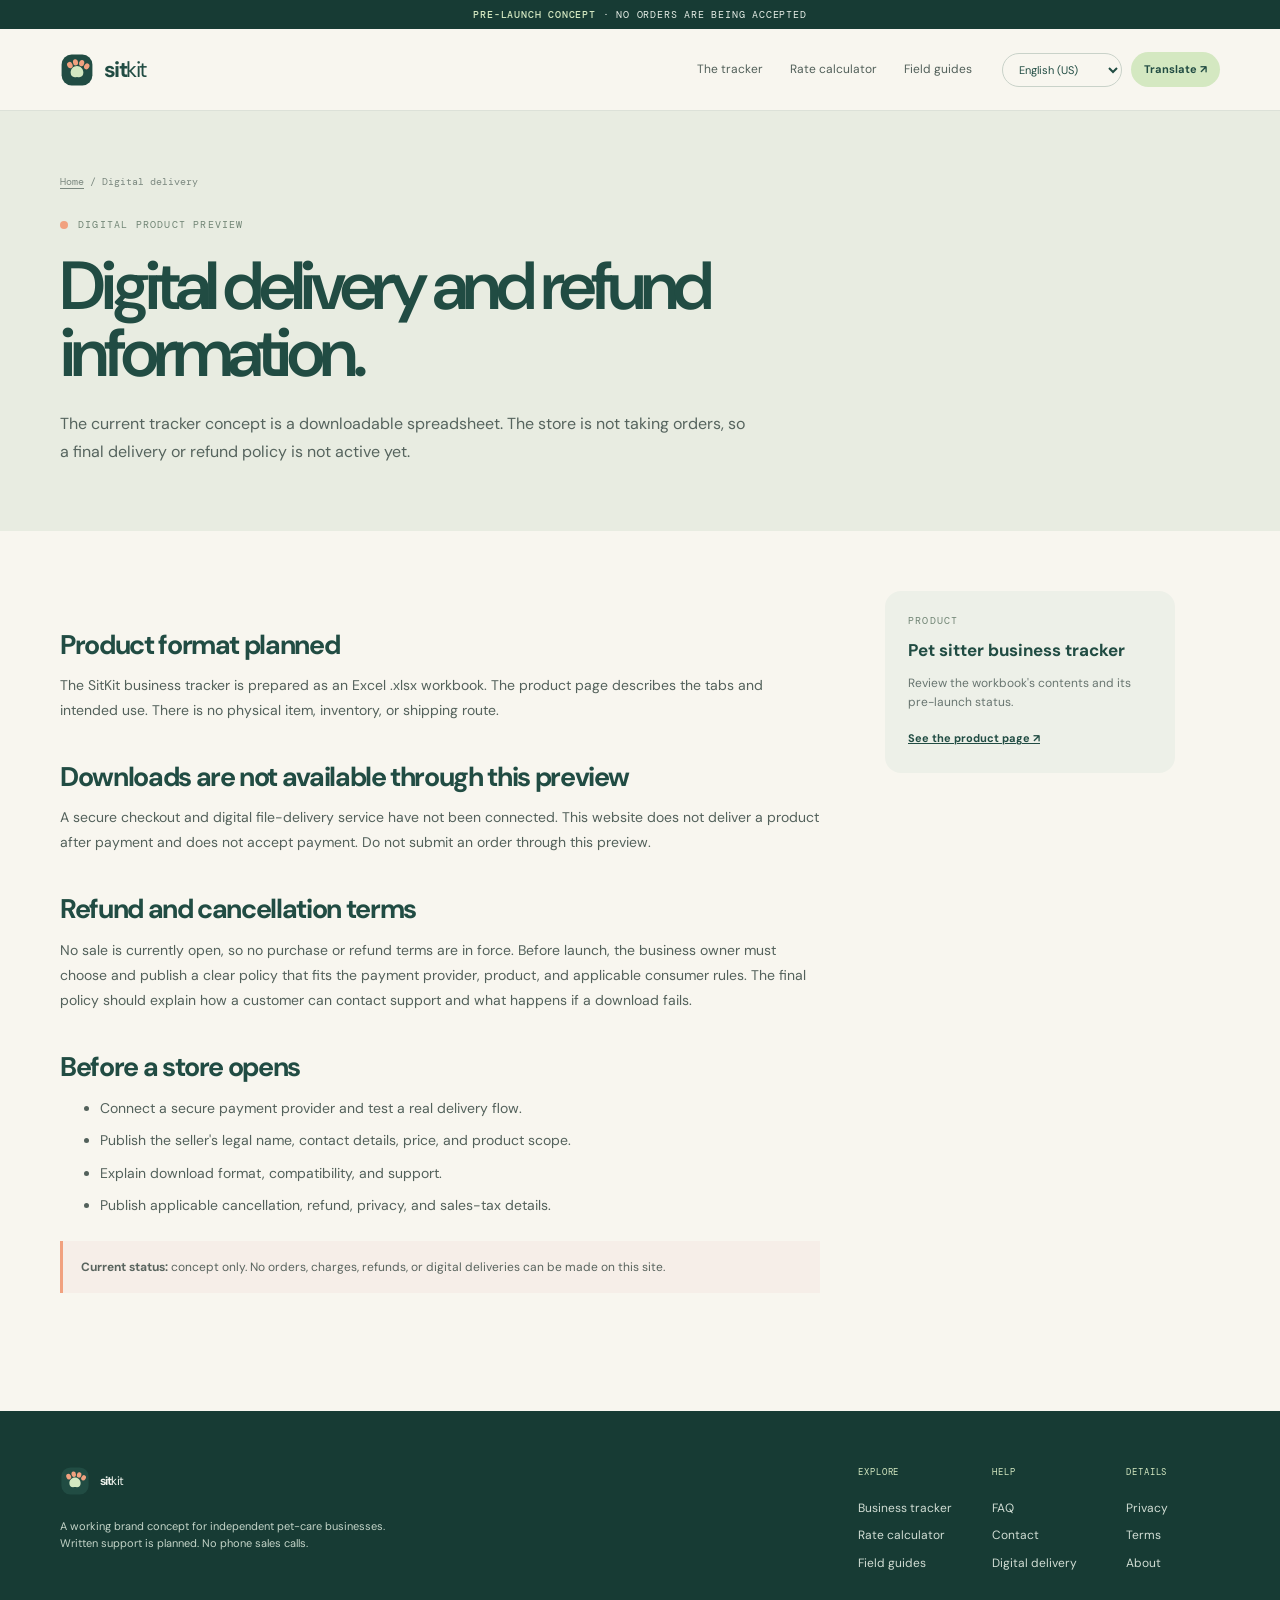
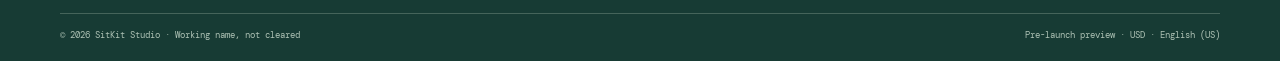
<file: pages/digital-delivery.html>
<!doctype html><html lang="en-US"><head><meta charset="utf-8"><meta name="viewport" content="width=device-width,initial-scale=1"><meta name="description" content="The SitKit product is planned as a digital spreadsheet download. No orders or downloads are available in this pre-launch preview."><meta name="robots" content="index,follow"><title>Digital Delivery and Refund Details | SitKit</title><link rel="icon" href="../assets/mark.svg" type="image/svg+xml"><link rel="stylesheet" href="../assets/styles.css"><script defer src="../assets/app.js"></script></head><body>
<a class="skip-link" href="#main">Skip to content</a><div class="prelaunch"><b>Pre-launch concept</b> · No orders are being accepted</div><header class="header"><a class="brand" href="../index.html"><img src="../assets/mark.svg" alt=""><span>sit<span>kit</span></span></a><nav class="nav" aria-label="Main navigation"><a href="pet-sitter-business-tracker.html">The tracker</a><a href="dog-walking-rate-calculator.html">Rate calculator</a><a href="../journal/track-pet-sitting-income-expenses.html">Field guides</a></nav><div class="header-tools"><select id="language" class="language" aria-label="Choose a translation language"><option value="en">English (US)</option><option value="es">Español</option><option value="fr">Français</option><option value="de">Deutsch</option><option value="pt">Português</option><option value="ja">日本語</option><option value="zh-CN">简体中文</option><option value="all">All Google Translate languages</option></select><button class="translate" type="button" data-translate>Translate ↗</button><button class="menu" type="button" data-menu-toggle aria-label="Open menu">☰</button></div></header><nav class="mobile-nav"><a href="../index.html">Home</a><a href="pet-sitter-business-tracker.html">The tracker</a><a href="faq.html">FAQ</a><a href="contact.html">Contact</a></nav><p class="wrap" data-translate-status role="status" aria-live="polite"></p>
<main id="main"><section class="page-hero"><div class="wrap"><div class="breadcrumb"><a href="../index.html">Home</a> / Digital delivery</div><div class="eyebrow"><span class="dot"></span> DIGITAL PRODUCT PREVIEW</div><h1>Digital delivery and refund information.</h1><p class="lede">The current tracker concept is a downloadable spreadsheet. The store is not taking orders, so a final delivery or refund policy is not active yet.</p></div></section><section class="content wrap"><div class="content-grid"><article class="prose"><h2>Product format planned</h2><p>The SitKit business tracker is prepared as an Excel .xlsx workbook. The product page describes the tabs and intended use. There is no physical item, inventory, or shipping route.</p><h2>Downloads are not available through this preview</h2><p>A secure checkout and digital file-delivery service have not been connected. This website does not deliver a product after payment and does not accept payment. Do not submit an order through this preview.</p><h2>Refund and cancellation terms</h2><p>No sale is currently open, so no purchase or refund terms are in force. Before launch, the business owner must choose and publish a clear policy that fits the payment provider, product, and applicable consumer rules. The final policy should explain how a customer can contact support and what happens if a download fails.</p><h2>Before a store opens</h2><ul><li>Connect a secure payment provider and test a real delivery flow.</li><li>Publish the seller's legal name, contact details, price, and product scope.</li><li>Explain download format, compatibility, and support.</li><li>Publish applicable cancellation, refund, privacy, and sales-tax details.</li></ul><div class="notice"><strong>Current status:</strong> concept only. No orders, charges, refunds, or digital deliveries can be made on this site.</div></article><aside class="side"><div class="kicker">PRODUCT</div><h3>Pet sitter business tracker</h3><p>Review the workbook's contents and its pre-launch status.</p><a href="pet-sitter-business-tracker.html">See the product page ↗</a></aside></div></section></main><footer class="footer"><div class="wrap footer-main"><div><a class="brand" href="../index.html"><img src="../assets/mark.svg" alt=""><span>sit<span>kit</span></span></a><p class="footer-blurb">A working brand concept for independent pet-care businesses.<br>Written support is planned. No phone sales calls.</p></div><div class="footer-links"><div><strong>EXPLORE</strong><a href="pet-sitter-business-tracker.html">Business tracker</a><a href="dog-walking-rate-calculator.html">Rate calculator</a><a href="../journal/track-pet-sitting-income-expenses.html">Field guides</a></div><div><strong>HELP</strong><a href="faq.html">FAQ</a><a href="contact.html">Contact</a><a href="digital-delivery.html">Digital delivery</a></div><div><strong>DETAILS</strong><a href="privacy.html">Privacy</a><a href="terms.html">Terms</a><a href="about.html">About</a></div></div></div><div class="wrap footer-bottom"><span>© 2026 SitKit Studio · Working name, not cleared</span><span>Pre-launch preview · USD · English (US)</span></div></footer></body></html>
</file>
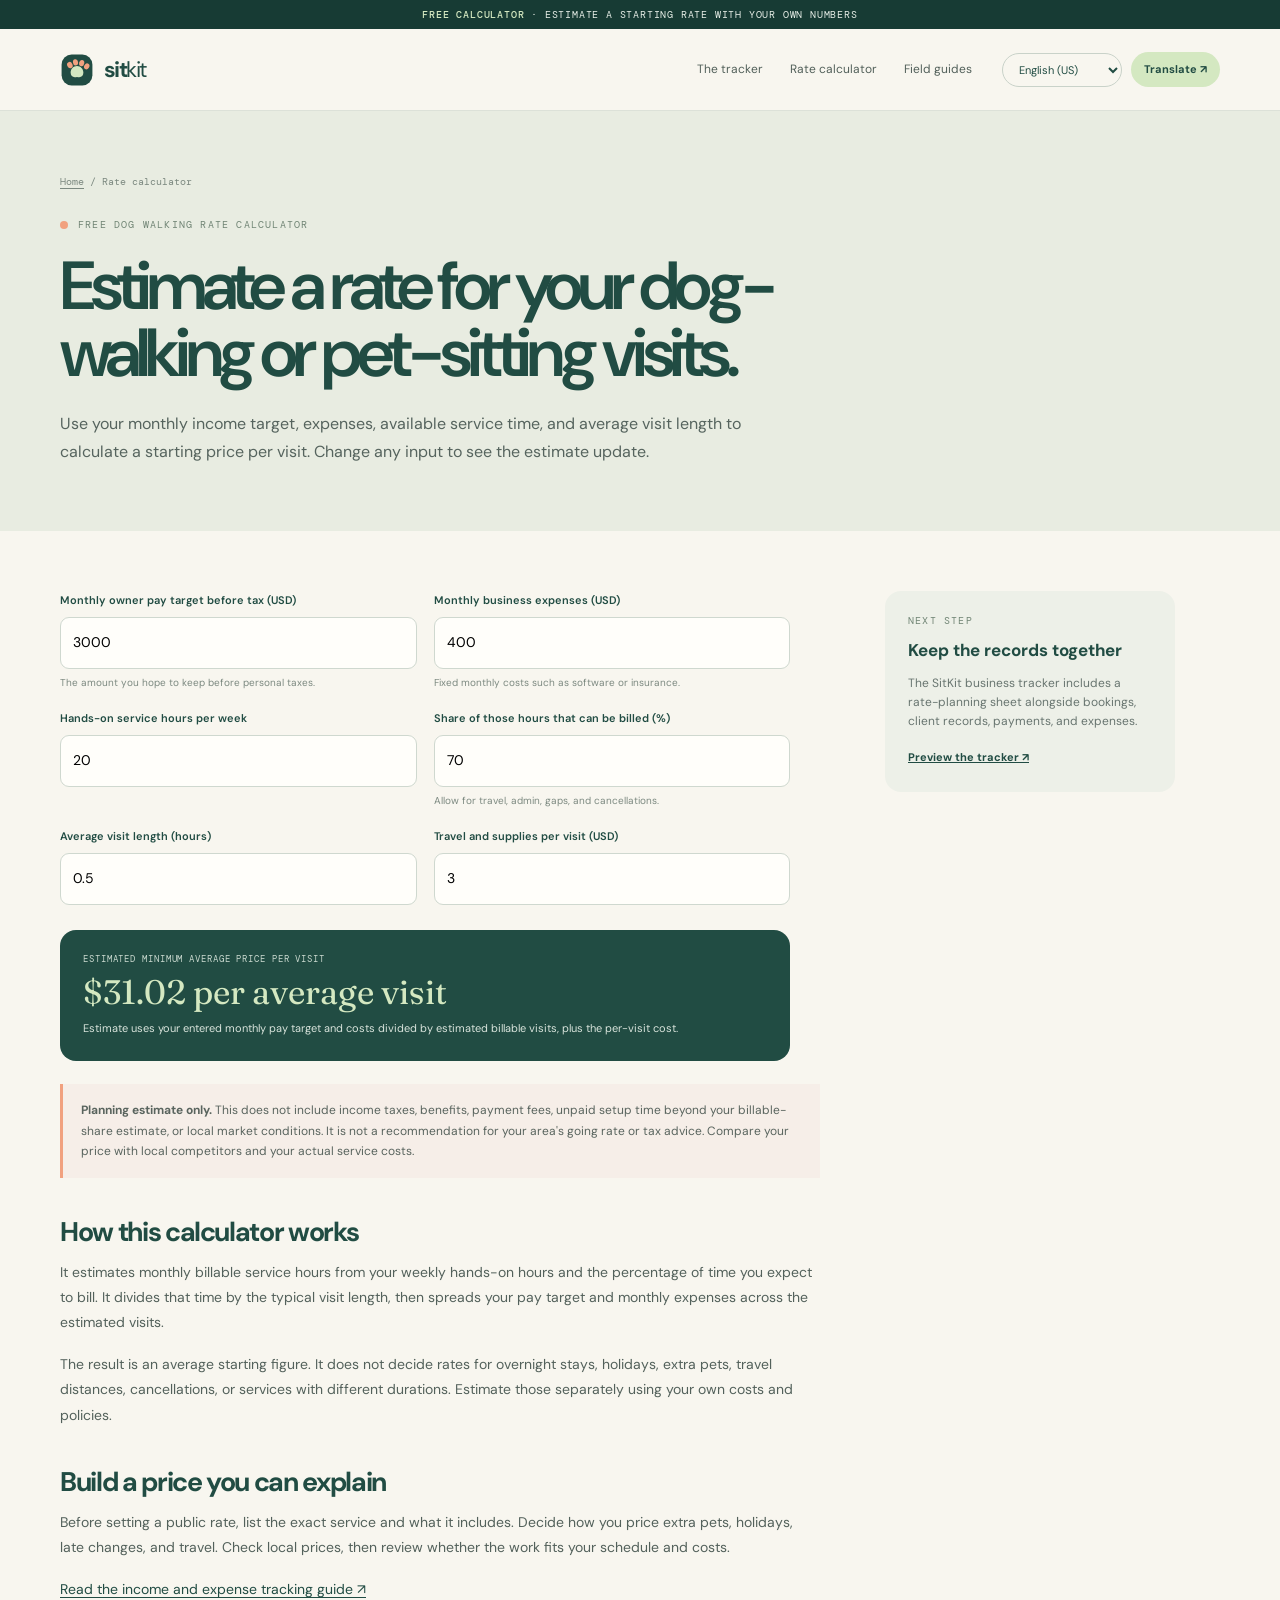
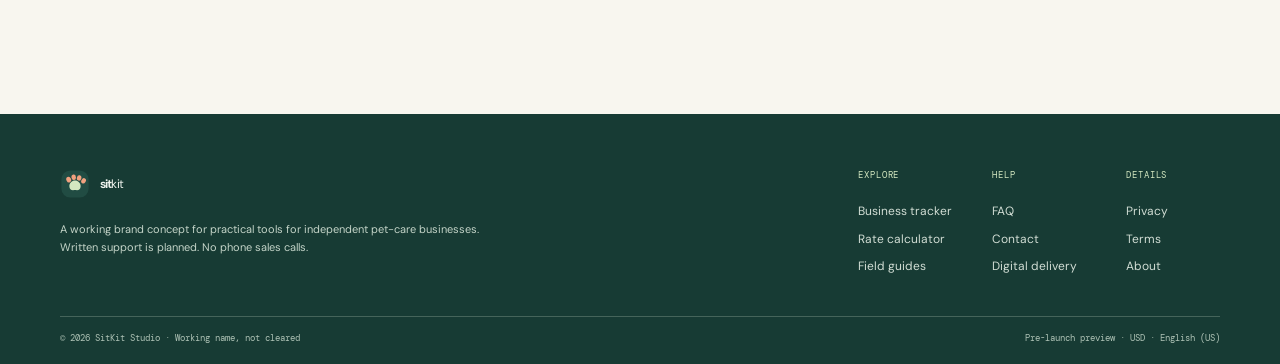
<file: pages/dog-walking-rate-calculator.html>
<!doctype html><html lang="en-US"><head><meta charset="utf-8"><meta name="viewport" content="width=device-width,initial-scale=1"><meta name="theme-color" content="#f8f6ef"><meta name="robots" content="index,follow"><meta name="description" content="Estimate a dog-walking or pet-sitting price from your monthly income target, business expenses, service hours, billable time, and average visit length."><title>Dog Walking Rate Calculator | SitKit</title><link rel="icon" href="../assets/mark.svg" type="image/svg+xml"><link rel="stylesheet" href="../assets/styles.css"><script defer src="../assets/app.js"></script></head><body>
<a class="skip-link" href="#main">Skip to content</a><div class="prelaunch"><b>Free calculator</b> · Estimate a starting rate with your own numbers</div><header class="header"><a class="brand" href="../index.html"><img src="../assets/mark.svg" alt=""><span>sit<span>kit</span></span></a><nav class="nav" aria-label="Main navigation"><a href="pet-sitter-business-tracker.html">The tracker</a><a href="dog-walking-rate-calculator.html">Rate calculator</a><a href="../journal/track-pet-sitting-income-expenses.html">Field guides</a></nav><div class="header-tools"><label class="skip-link" for="language">Choose translation language</label><select id="language" class="language" aria-label="Choose a translation language"><option value="en">English (US)</option><option value="es">Español</option><option value="fr">Français</option><option value="de">Deutsch</option><option value="pt">Português</option><option value="it">Italiano</option><option value="nl">Nederlands</option><option value="pl">Polski</option><option value="tr">Türkçe</option><option value="ar">العربية</option><option value="hi">हिन्दी</option><option value="zh-CN">简体中文</option><option value="zh-TW">繁體中文</option><option value="ja">日本語</option><option value="ko">한국어</option><option value="th">ไทย</option><option value="vi">Tiếng Việt</option><option value="id">Bahasa Indonesia</option><option value="ru">Русский</option><option value="uk">Українська</option><option value="sv">Svenska</option><option value="da">Dansk</option><option value="no">Norsk</option><option value="fi">Suomi</option><option value="el">Ελληνικά</option><option value="he">עברית</option><option value="bn">বাংলা</option><option value="sw">Kiswahili</option><option value="all">All languages in Google Translate</option></select><button class="translate" type="button" data-translate>Translate ↗</button><button class="menu" type="button" data-menu-toggle aria-label="Open menu">☰</button></div></header><nav class="mobile-nav" aria-label="Mobile navigation"><a href="../index.html">Home</a><a href="pet-sitter-business-tracker.html">The tracker</a><a href="../journal/track-pet-sitting-income-expenses.html">Field guides</a><a href="faq.html">Frequently asked questions</a></nav><p class="wrap" data-translate-status role="status" aria-live="polite"></p>
<main id="main"><section class="page-hero"><div class="wrap"><div class="breadcrumb"><a href="../index.html">Home</a> / Rate calculator</div><div class="eyebrow"><span class="dot"></span> FREE DOG WALKING RATE CALCULATOR</div><h1>Estimate a rate for your dog-walking or pet-sitting visits.</h1><p class="lede">Use your monthly income target, expenses, available service time, and average visit length to calculate a starting price per visit. Change any input to see the estimate update.</p></div></section><section class="content wrap"><div class="content-grid"><article class="prose"><form data-rate-calculator class="calc-form" onsubmit="return false"><div class="field"><label for="target">Monthly owner pay target before tax (USD)</label><input id="target" type="number" min="0" step="50" value="3000"><small>The amount you hope to keep before personal taxes.</small></div><div class="field"><label for="expenses">Monthly business expenses (USD)</label><input id="expenses" type="number" min="0" step="25" value="400"><small>Fixed monthly costs such as software or insurance.</small></div><div class="field"><label for="hours">Hands-on service hours per week</label><input id="hours" type="number" min="0.1" step="1" value="20"></div><div class="field"><label for="share">Share of those hours that can be billed (%)</label><input id="share" type="number" min="1" max="100" step="5" value="70"><small>Allow for travel, admin, gaps, and cancellations.</small></div><div class="field"><label for="visit">Average visit length (hours)</label><input id="visit" type="number" min="0.1" step="0.1" value="0.5"></div><div class="field"><label for="variable">Travel and supplies per visit (USD)</label><input id="variable" type="number" min="0" step="0.5" value="3"></div></form><div class="calc-output" aria-live="polite"><small>Estimated minimum average price per visit</small><strong data-rate-result>$31.02 per average visit</strong><p>Estimate uses your entered monthly pay target and costs divided by estimated billable visits, plus the per-visit cost.</p></div><div class="notice"><strong>Planning estimate only.</strong> This does not include income taxes, benefits, payment fees, unpaid setup time beyond your billable-share estimate, or local market conditions. It is not a recommendation for your area's going rate or tax advice. Compare your price with local competitors and your actual service costs.</div><h2>How this calculator works</h2><p>It estimates monthly billable service hours from your weekly hands-on hours and the percentage of time you expect to bill. It divides that time by the typical visit length, then spreads your pay target and monthly expenses across the estimated visits.</p><p>The result is an average starting figure. It does not decide rates for overnight stays, holidays, extra pets, travel distances, cancellations, or services with different durations. Estimate those separately using your own costs and policies.</p><h2>Build a price you can explain</h2><p>Before setting a public rate, list the exact service and what it includes. Decide how you price extra pets, holidays, late changes, and travel. Check local prices, then review whether the work fits your schedule and costs.</p><p><a href="../journal/track-pet-sitting-income-expenses.html">Read the income and expense tracking guide ↗</a></p></article><aside class="side"><div class="kicker">NEXT STEP</div><h3>Keep the records together</h3><p>The SitKit business tracker includes a rate-planning sheet alongside bookings, client records, payments, and expenses.</p><a href="pet-sitter-business-tracker.html">Preview the tracker ↗</a></aside></div></section></main>
<footer class="footer"><div class="wrap footer-main"><div><a class="brand" href="../index.html"><img src="../assets/mark.svg" alt=""><span>sit<span>kit</span></span></a><p class="footer-blurb">A working brand concept for practical tools for independent pet-care businesses.<br>Written support is planned. No phone sales calls.</p></div><div class="footer-links"><div><strong>EXPLORE</strong><a href="pet-sitter-business-tracker.html">Business tracker</a><a href="dog-walking-rate-calculator.html">Rate calculator</a><a href="../journal/track-pet-sitting-income-expenses.html">Field guides</a></div><div><strong>HELP</strong><a href="faq.html">FAQ</a><a href="contact.html">Contact</a><a href="digital-delivery.html">Digital delivery</a></div><div><strong>DETAILS</strong><a href="privacy.html">Privacy</a><a href="terms.html">Terms</a><a href="about.html">About</a></div></div></div><div class="wrap footer-bottom"><span>© 2026 SitKit Studio · Working name, not cleared</span><span>Pre-launch preview · USD · English (US)</span></div></footer></body></html>
</file>
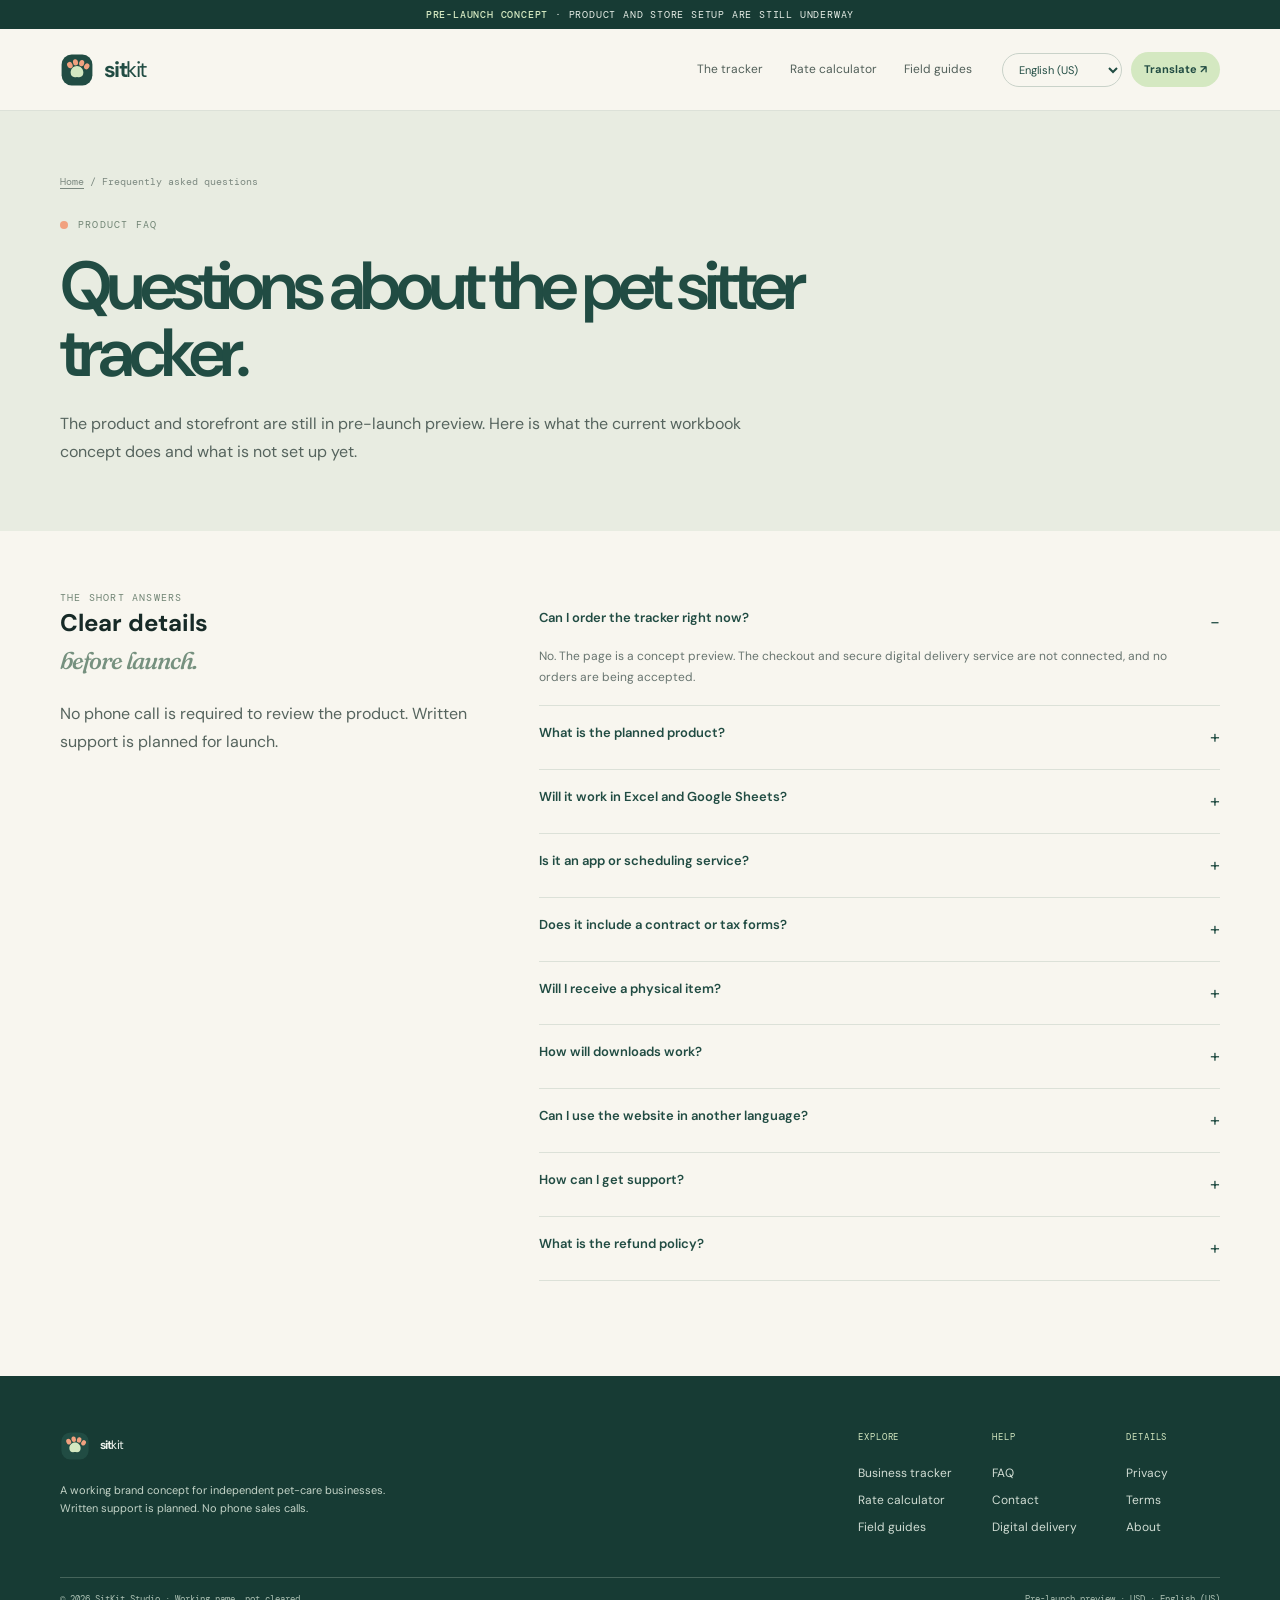
<file: pages/faq.html>
<!doctype html><html lang="en-US"><head><meta charset="utf-8"><meta name="viewport" content="width=device-width,initial-scale=1"><meta name="description" content="Answers about the SitKit pet sitter business tracker, spreadsheet compatibility, launch status, digital delivery, privacy, and support."><meta name="robots" content="index,follow"><title>Pet Sitter Business Tracker FAQ | SitKit</title><link rel="icon" href="../assets/mark.svg" type="image/svg+xml"><link rel="stylesheet" href="../assets/styles.css"><script defer src="../assets/app.js"></script></head><body>
<a class="skip-link" href="#main">Skip to content</a><div class="prelaunch"><b>Pre-launch concept</b> · Product and store setup are still underway</div><header class="header"><a class="brand" href="../index.html"><img src="../assets/mark.svg" alt=""><span>sit<span>kit</span></span></a><nav class="nav" aria-label="Main navigation"><a href="pet-sitter-business-tracker.html">The tracker</a><a href="dog-walking-rate-calculator.html">Rate calculator</a><a href="../journal/track-pet-sitting-income-expenses.html">Field guides</a></nav><div class="header-tools"><select id="language" class="language" aria-label="Choose a translation language"><option value="en">English (US)</option><option value="es">Español</option><option value="fr">Français</option><option value="de">Deutsch</option><option value="pt">Português</option><option value="ja">日本語</option><option value="zh-CN">简体中文</option><option value="all">All Google Translate languages</option></select><button class="translate" type="button" data-translate>Translate ↗</button><button class="menu" type="button" data-menu-toggle aria-label="Open menu">☰</button></div></header><nav class="mobile-nav"><a href="../index.html">Home</a><a href="pet-sitter-business-tracker.html">The tracker</a><a href="dog-walking-rate-calculator.html">Rate calculator</a><a href="contact.html">Contact</a></nav><p class="wrap" data-translate-status role="status" aria-live="polite"></p>
<main id="main"><section class="page-hero"><div class="wrap"><div class="breadcrumb"><a href="../index.html">Home</a> / Frequently asked questions</div><div class="eyebrow"><span class="dot"></span> PRODUCT FAQ</div><h1>Questions about the pet sitter tracker.</h1><p class="lede">The product and storefront are still in pre-launch preview. Here is what the current workbook concept does and what is not set up yet.</p></div></section><section class="content wrap"><div class="faq-grid"><div><div class="kicker">THE SHORT ANSWERS</div><h2>Clear details<br><em>before launch.</em></h2><p class="lede">No phone call is required to review the product. Written support is planned for launch.</p></div><div class="faq-list">
<details open><summary>Can I order the tracker right now?</summary><p>No. The page is a concept preview. The checkout and secure digital delivery service are not connected, and no orders are being accepted.</p></details>
<details><summary>What is the planned product?</summary><p>An editable .xlsx workbook for independent pet sitters and dog walkers. The workbook has a booking log, monthly dashboard, client and pet records, service list, expense log, and rate-planning calculator.</p></details>
<details><summary>Will it work in Excel and Google Sheets?</summary><p>It is built as an Excel workbook. The Start Here sheet explains how to import it into Google Sheets. Formatting may differ after import, so review formulas and layout in your chosen app before relying on it.</p></details>
<details><summary>Is it an app or scheduling service?</summary><p>No. It does not sync with a calendar, send reminders, manage staff, message clients, collect payments, or create a client portal.</p></details>
<details><summary>Does it include a contract or tax forms?</summary><p>No. It is a record-keeping and planning spreadsheet. It does not provide legal documents, accounting services, tax calculations, or financial advice.</p></details>
<details><summary>Will I receive a physical item?</summary><p>No. The product concept is a digital workbook. There is no physical inventory or shipping.</p></details>
<details><summary>How will downloads work?</summary><p>A secure file-delivery service must be connected before launch. The pre-launch store does not deliver a paid file yet.</p></details>
<details><summary>Can I use the website in another language?</summary><p>The language menu opens Google's website translation flow and copies the current page URL. Machine translation may be imperfect. This does not create separate translated pages for Google Search.</p></details>
<details><summary>How can I get support?</summary><p>Support is planned by email. A real support address and working inbox will be added before orders open. There is no phone-sales process planned.</p></details>
<details><summary>What is the refund policy?</summary><p>No purchases are open, so no refund policy is currently in force. A clear policy will be published before checkout launches.</p></details>
</div></div></section></main><footer class="footer"><div class="wrap footer-main"><div><a class="brand" href="../index.html"><img src="../assets/mark.svg" alt=""><span>sit<span>kit</span></span></a><p class="footer-blurb">A working brand concept for independent pet-care businesses.<br>Written support is planned. No phone sales calls.</p></div><div class="footer-links"><div><strong>EXPLORE</strong><a href="pet-sitter-business-tracker.html">Business tracker</a><a href="dog-walking-rate-calculator.html">Rate calculator</a><a href="../journal/track-pet-sitting-income-expenses.html">Field guides</a></div><div><strong>HELP</strong><a href="faq.html">FAQ</a><a href="contact.html">Contact</a><a href="digital-delivery.html">Digital delivery</a></div><div><strong>DETAILS</strong><a href="privacy.html">Privacy</a><a href="terms.html">Terms</a><a href="about.html">About</a></div></div></div><div class="wrap footer-bottom"><span>© 2026 SitKit Studio · Working name, not cleared</span><span>Pre-launch preview · USD · English (US)</span></div></footer></body></html>
</file>
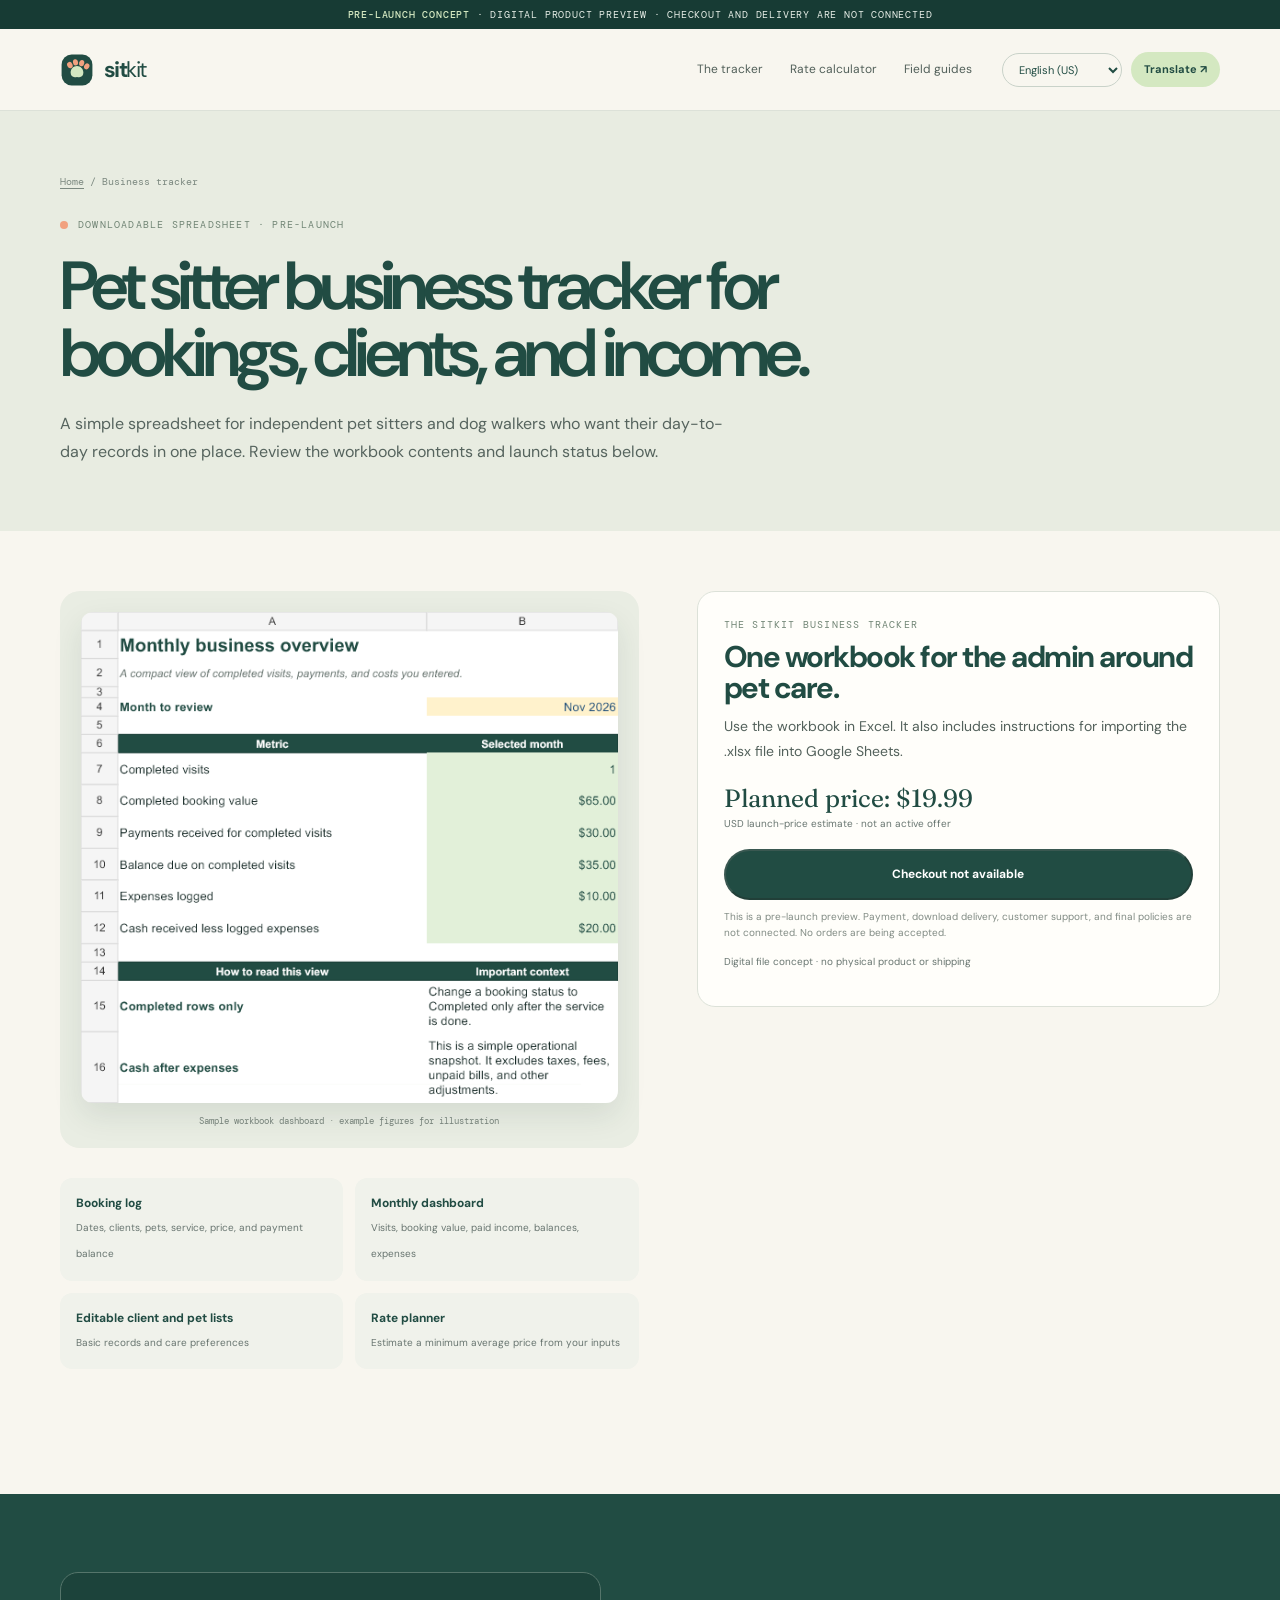
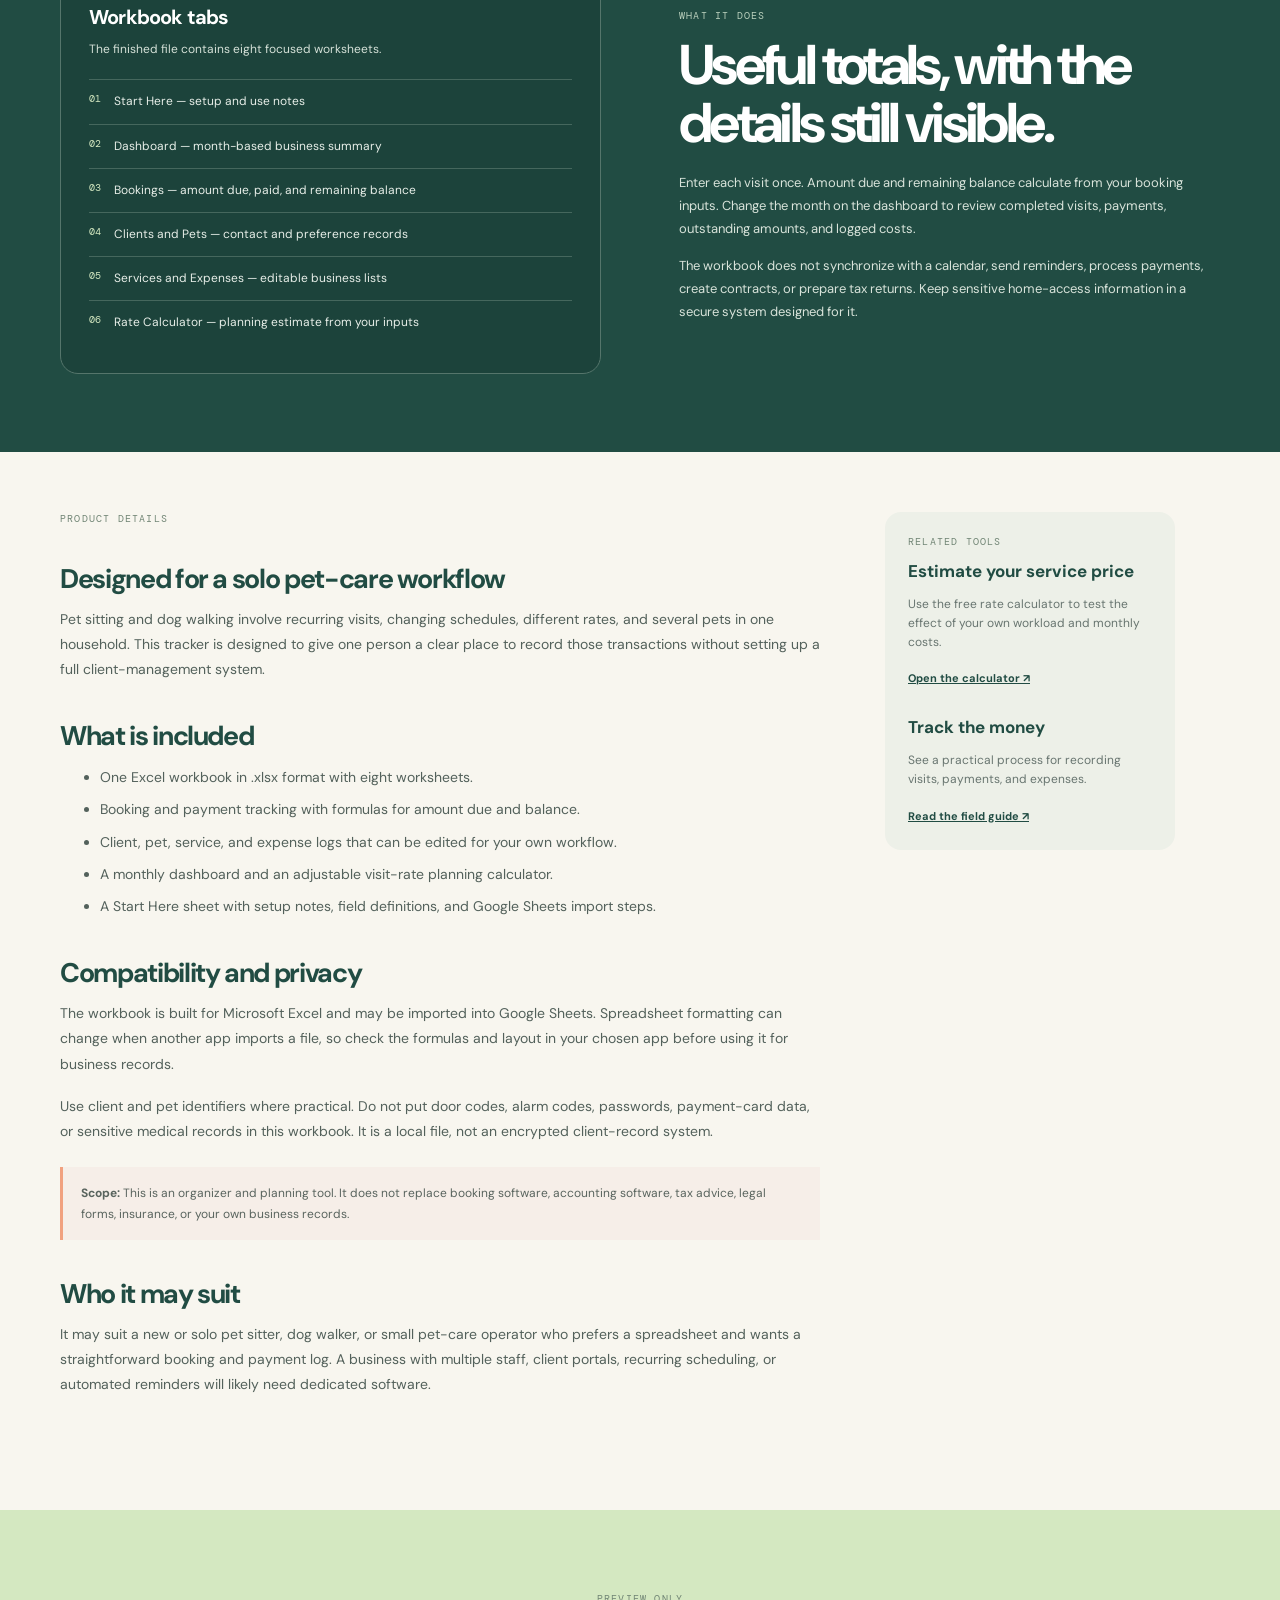
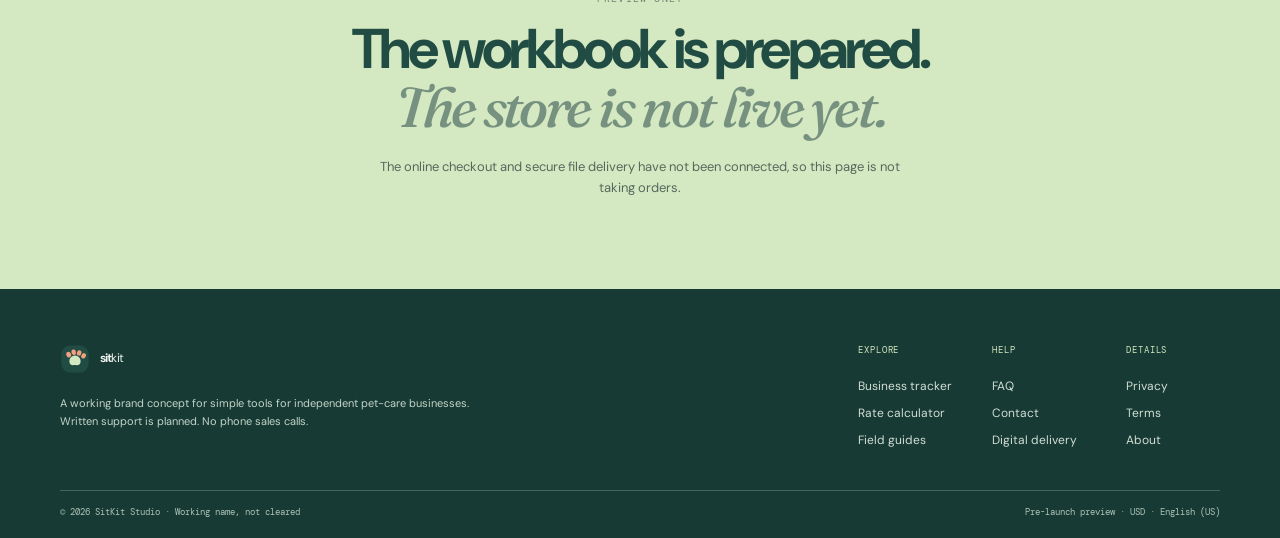
<file: pages/pet-sitter-business-tracker.html>
<!doctype html><html lang="en-US"><head><meta charset="utf-8"><meta name="viewport" content="width=device-width,initial-scale=1"><meta name="theme-color" content="#f8f6ef"><meta name="robots" content="index,follow"><meta name="description" content="Preview a pet sitter business tracker spreadsheet for bookings, client and pet records, payments, expenses, and rate planning. Includes an editable Excel workbook."><meta property="og:title" content="Pet Sitter Business Tracker Spreadsheet | SitKit"><meta property="og:description" content="A practical spreadsheet for independent pet sitters and dog walkers to organize bookings, clients, payments, and expenses."><meta property="og:type" content="product"><title>Pet Sitter Business Tracker Spreadsheet | SitKit</title><link rel="icon" href="../assets/mark.svg" type="image/svg+xml"><link rel="stylesheet" href="../assets/styles.css"><script defer src="../assets/app.js"></script></head><body>
<a class="skip-link" href="#main">Skip to content</a><div class="prelaunch"><b>Pre-launch concept</b> · Digital product preview · Checkout and delivery are not connected</div><header class="header"><a class="brand" href="../index.html"><img src="../assets/mark.svg" alt=""><span>sit<span>kit</span></span></a><nav class="nav" aria-label="Main navigation"><a href="pet-sitter-business-tracker.html">The tracker</a><a href="dog-walking-rate-calculator.html">Rate calculator</a><a href="../journal/track-pet-sitting-income-expenses.html">Field guides</a></nav><div class="header-tools"><label class="skip-link" for="language">Choose translation language</label><select id="language" class="language" aria-label="Choose a translation language"><option value="en">English (US)</option><option value="es">Español</option><option value="fr">Français</option><option value="de">Deutsch</option><option value="pt">Português</option><option value="it">Italiano</option><option value="nl">Nederlands</option><option value="pl">Polski</option><option value="tr">Türkçe</option><option value="ar">العربية</option><option value="hi">हिन्दी</option><option value="zh-CN">简体中文</option><option value="zh-TW">繁體中文</option><option value="ja">日本語</option><option value="ko">한국어</option><option value="th">ไทย</option><option value="vi">Tiếng Việt</option><option value="id">Bahasa Indonesia</option><option value="ru">Русский</option><option value="uk">Українська</option><option value="sv">Svenska</option><option value="da">Dansk</option><option value="no">Norsk</option><option value="fi">Suomi</option><option value="el">Ελληνικά</option><option value="he">עברית</option><option value="bn">বাংলা</option><option value="sw">Kiswahili</option><option value="all">All languages in Google Translate</option></select><button class="translate" type="button" data-translate>Translate ↗</button><button class="menu" type="button" data-menu-toggle aria-label="Open menu">☰</button></div></header><nav class="mobile-nav" aria-label="Mobile navigation"><a href="../index.html">Home</a><a href="dog-walking-rate-calculator.html">Rate calculator</a><a href="../journal/track-pet-sitting-income-expenses.html">Field guides</a><a href="faq.html">Frequently asked questions</a></nav><p class="wrap" data-translate-status role="status" aria-live="polite"></p>
<main id="main"><section class="page-hero"><div class="wrap"><div class="breadcrumb"><a href="../index.html">Home</a> / Business tracker</div><div class="eyebrow"><span class="dot"></span> DOWNLOADABLE SPREADSHEET · PRE-LAUNCH</div><h1>Pet sitter business tracker for bookings, clients, and income.</h1><p class="lede">A simple spreadsheet for independent pet sitters and dog walkers who want their day-to-day records in one place. Review the workbook contents and launch status below.</p></div></section>
<section class="content wrap"><div class="product-layout"><div><div class="product-preview"><img class="preview-image" src="../assets/dashboard-preview.png" alt="Preview of the SitKit monthly dashboard with completed visits, payments, unpaid balances, and expenses"><div class="preview-caption">Sample workbook dashboard · example figures for illustration</div></div><div class="product-features"><div><b>Booking log</b><span>Dates, clients, pets, service, price, and payment balance</span></div><div><b>Monthly dashboard</b><span>Visits, booking value, paid income, balances, expenses</span></div><div><b>Editable client and pet lists</b><span>Basic records and care preferences</span></div><div><b>Rate planner</b><span>Estimate a minimum average price from your inputs</span></div></div></div><aside class="product-buy"><div class="kicker">THE SITKIT BUSINESS TRACKER</div><h2>One workbook for the admin around pet care.</h2><p class="prose">Use the workbook in Excel. It also includes instructions for importing the .xlsx file into Google Sheets.</p><div class="target-price">Planned price: $19.99</div><div class="target-note">USD launch-price estimate · not an active offer</div><button class="btn btn-dark" type="button" disabled aria-disabled="true">Checkout not available</button><small>This is a pre-launch preview. Payment, download delivery, customer support, and final policies are not connected. No orders are being accepted.</small><p class="target-note" style="margin-top:13px">Digital file concept · no physical product or shipping</p></aside></div></section>
<section class="feature"><div class="wrap feature-grid"><div class="feature-panel"><h3>Workbook tabs</h3><p>The finished file contains eight focused worksheets.</p><ul class="feature-list"><li><b>01</b><span>Start Here — setup and use notes</span></li><li><b>02</b><span>Dashboard — month-based business summary</span></li><li><b>03</b><span>Bookings — amount due, paid, and remaining balance</span></li><li><b>04</b><span>Clients and Pets — contact and preference records</span></li><li><b>05</b><span>Services and Expenses — editable business lists</span></li><li><b>06</b><span>Rate Calculator — planning estimate from your inputs</span></li></ul></div><div class="feature-copy"><div class="kicker">WHAT IT DOES</div><h2>Useful totals, with the details still visible.</h2><p>Enter each visit once. Amount due and remaining balance calculate from your booking inputs. Change the month on the dashboard to review completed visits, payments, outstanding amounts, and logged costs.</p><p>The workbook does not synchronize with a calendar, send reminders, process payments, create contracts, or prepare tax returns. Keep sensitive home-access information in a secure system designed for it.</p></div></div></section>
<section class="content wrap"><div class="content-grid"><article class="prose"><div class="kicker">PRODUCT DETAILS</div><h2>Designed for a solo pet-care workflow</h2><p>Pet sitting and dog walking involve recurring visits, changing schedules, different rates, and several pets in one household. This tracker is designed to give one person a clear place to record those transactions without setting up a full client-management system.</p><h2>What is included</h2><ul><li>One Excel workbook in .xlsx format with eight worksheets.</li><li>Booking and payment tracking with formulas for amount due and balance.</li><li>Client, pet, service, and expense logs that can be edited for your own workflow.</li><li>A monthly dashboard and an adjustable visit-rate planning calculator.</li><li>A Start Here sheet with setup notes, field definitions, and Google Sheets import steps.</li></ul><h2>Compatibility and privacy</h2><p>The workbook is built for Microsoft Excel and may be imported into Google Sheets. Spreadsheet formatting can change when another app imports a file, so check the formulas and layout in your chosen app before using it for business records.</p><p>Use client and pet identifiers where practical. Do not put door codes, alarm codes, passwords, payment-card data, or sensitive medical records in this workbook. It is a local file, not an encrypted client-record system.</p><div class="notice"><strong>Scope:</strong> This is an organizer and planning tool. It does not replace booking software, accounting software, tax advice, legal forms, insurance, or your own business records.</div><h2>Who it may suit</h2><p>It may suit a new or solo pet sitter, dog walker, or small pet-care operator who prefers a spreadsheet and wants a straightforward booking and payment log. A business with multiple staff, client portals, recurring scheduling, or automated reminders will likely need dedicated software.</p></article><aside class="side"><div class="kicker">RELATED TOOLS</div><h3>Estimate your service price</h3><p>Use the free rate calculator to test the effect of your own workload and monthly costs.</p><a href="dog-walking-rate-calculator.html">Open the calculator ↗</a><h3 style="margin-top:24px">Track the money</h3><p>See a practical process for recording visits, payments, and expenses.</p><a href="../journal/track-pet-sitting-income-expenses.html">Read the field guide ↗</a></aside></div></section>
<section class="closing"><div class="kicker">PREVIEW ONLY</div><h2>The workbook is prepared.<br><em>The store is not live yet.</em></h2><p>The online checkout and secure file delivery have not been connected, so this page is not taking orders.</p></section></main>
<footer class="footer"><div class="wrap footer-main"><div><a class="brand" href="../index.html"><img src="../assets/mark.svg" alt=""><span>sit<span>kit</span></span></a><p class="footer-blurb">A working brand concept for simple tools for independent pet-care businesses.<br>Written support is planned. No phone sales calls.</p></div><div class="footer-links"><div><strong>EXPLORE</strong><a href="pet-sitter-business-tracker.html">Business tracker</a><a href="dog-walking-rate-calculator.html">Rate calculator</a><a href="../journal/track-pet-sitting-income-expenses.html">Field guides</a></div><div><strong>HELP</strong><a href="faq.html">FAQ</a><a href="contact.html">Contact</a><a href="digital-delivery.html">Digital delivery</a></div><div><strong>DETAILS</strong><a href="privacy.html">Privacy</a><a href="terms.html">Terms</a><a href="about.html">About</a></div></div></div><div class="wrap footer-bottom"><span>© 2026 SitKit Studio · Working name, not cleared</span><span>Pre-launch preview · USD · English (US)</span></div></footer></body></html>
</file>
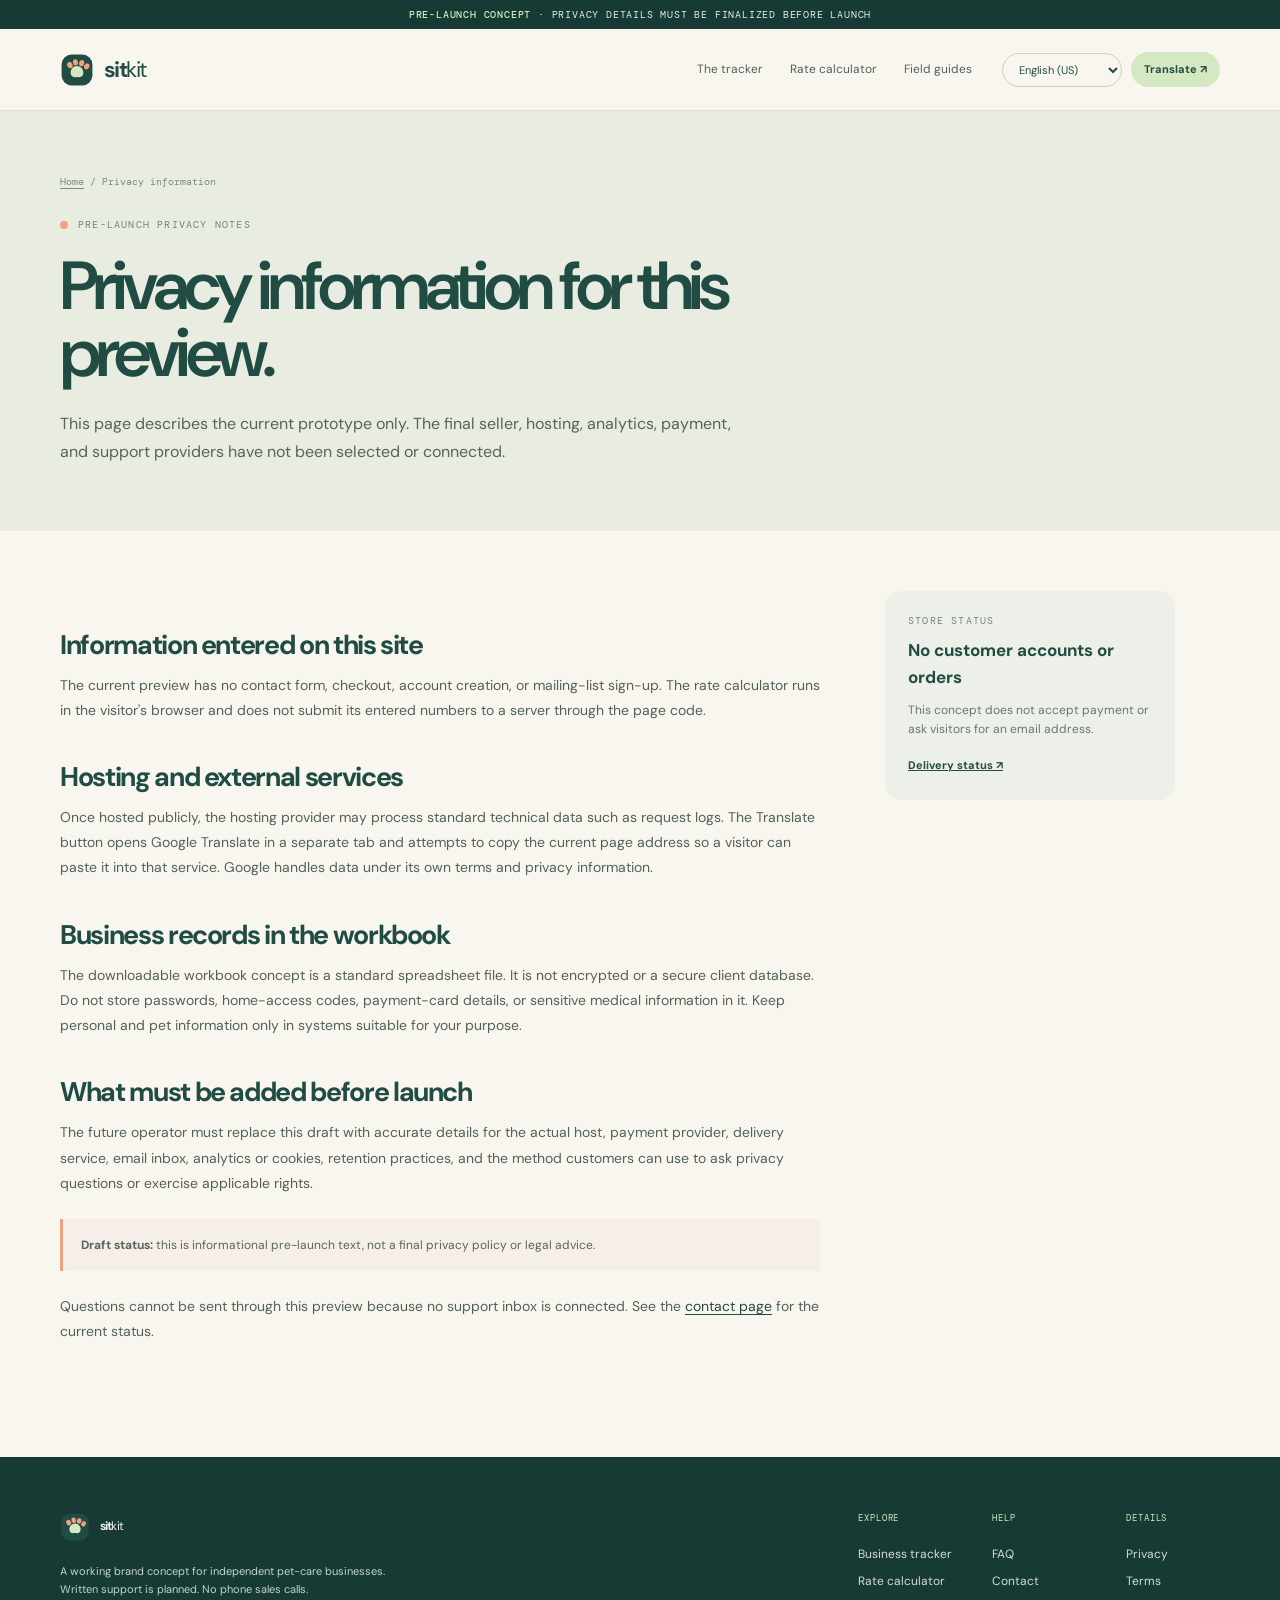
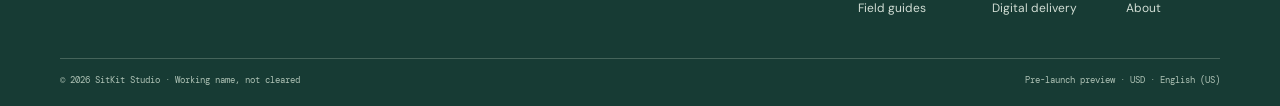
<file: pages/privacy.html>
<!doctype html><html lang="en-US"><head><meta charset="utf-8"><meta name="viewport" content="width=device-width,initial-scale=1"><meta name="description" content="Pre-launch privacy information for the SitKit pet-care business tools website. The contact form, checkout, and mailing list are not connected."><meta name="robots" content="index,follow"><title>Privacy Information | SitKit</title><link rel="icon" href="../assets/mark.svg" type="image/svg+xml"><link rel="stylesheet" href="../assets/styles.css"><script defer src="../assets/app.js"></script></head><body>
<a class="skip-link" href="#main">Skip to content</a><div class="prelaunch"><b>Pre-launch concept</b> · Privacy details must be finalized before launch</div><header class="header"><a class="brand" href="../index.html"><img src="../assets/mark.svg" alt=""><span>sit<span>kit</span></span></a><nav class="nav" aria-label="Main navigation"><a href="pet-sitter-business-tracker.html">The tracker</a><a href="dog-walking-rate-calculator.html">Rate calculator</a><a href="../journal/track-pet-sitting-income-expenses.html">Field guides</a></nav><div class="header-tools"><select id="language" class="language" aria-label="Choose a translation language"><option value="en">English (US)</option><option value="es">Español</option><option value="fr">Français</option><option value="de">Deutsch</option><option value="pt">Português</option><option value="ja">日本語</option><option value="zh-CN">简体中文</option><option value="all">All Google Translate languages</option></select><button class="translate" type="button" data-translate>Translate ↗</button><button class="menu" type="button" data-menu-toggle aria-label="Open menu">☰</button></div></header><nav class="mobile-nav"><a href="../index.html">Home</a><a href="pet-sitter-business-tracker.html">The tracker</a><a href="faq.html">FAQ</a><a href="contact.html">Contact</a></nav><p class="wrap" data-translate-status role="status" aria-live="polite"></p>
<main id="main"><section class="page-hero"><div class="wrap"><div class="breadcrumb"><a href="../index.html">Home</a> / Privacy information</div><div class="eyebrow"><span class="dot"></span> PRE-LAUNCH PRIVACY NOTES</div><h1>Privacy information for this preview.</h1><p class="lede">This page describes the current prototype only. The final seller, hosting, analytics, payment, and support providers have not been selected or connected.</p></div></section><section class="content wrap"><div class="content-grid"><article class="prose"><h2>Information entered on this site</h2><p>The current preview has no contact form, checkout, account creation, or mailing-list sign-up. The rate calculator runs in the visitor's browser and does not submit its entered numbers to a server through the page code.</p><h2>Hosting and external services</h2><p>Once hosted publicly, the hosting provider may process standard technical data such as request logs. The Translate button opens Google Translate in a separate tab and attempts to copy the current page address so a visitor can paste it into that service. Google handles data under its own terms and privacy information.</p><h2>Business records in the workbook</h2><p>The downloadable workbook concept is a standard spreadsheet file. It is not encrypted or a secure client database. Do not store passwords, home-access codes, payment-card details, or sensitive medical information in it. Keep personal and pet information only in systems suitable for your purpose.</p><h2>What must be added before launch</h2><p>The future operator must replace this draft with accurate details for the actual host, payment provider, delivery service, email inbox, analytics or cookies, retention practices, and the method customers can use to ask privacy questions or exercise applicable rights.</p><div class="notice"><strong>Draft status:</strong> this is informational pre-launch text, not a final privacy policy or legal advice.</div><p>Questions cannot be sent through this preview because no support inbox is connected. See the <a href="contact.html">contact page</a> for the current status.</p></article><aside class="side"><div class="kicker">STORE STATUS</div><h3>No customer accounts or orders</h3><p>This concept does not accept payment or ask visitors for an email address.</p><a href="digital-delivery.html">Delivery status ↗</a></aside></div></section></main><footer class="footer"><div class="wrap footer-main"><div><a class="brand" href="../index.html"><img src="../assets/mark.svg" alt=""><span>sit<span>kit</span></span></a><p class="footer-blurb">A working brand concept for independent pet-care businesses.<br>Written support is planned. No phone sales calls.</p></div><div class="footer-links"><div><strong>EXPLORE</strong><a href="pet-sitter-business-tracker.html">Business tracker</a><a href="dog-walking-rate-calculator.html">Rate calculator</a><a href="../journal/track-pet-sitting-income-expenses.html">Field guides</a></div><div><strong>HELP</strong><a href="faq.html">FAQ</a><a href="contact.html">Contact</a><a href="digital-delivery.html">Digital delivery</a></div><div><strong>DETAILS</strong><a href="privacy.html">Privacy</a><a href="terms.html">Terms</a><a href="about.html">About</a></div></div></div><div class="wrap footer-bottom"><span>© 2026 SitKit Studio · Working name, not cleared</span><span>Pre-launch preview · USD · English (US)</span></div></footer></body></html>
</file>
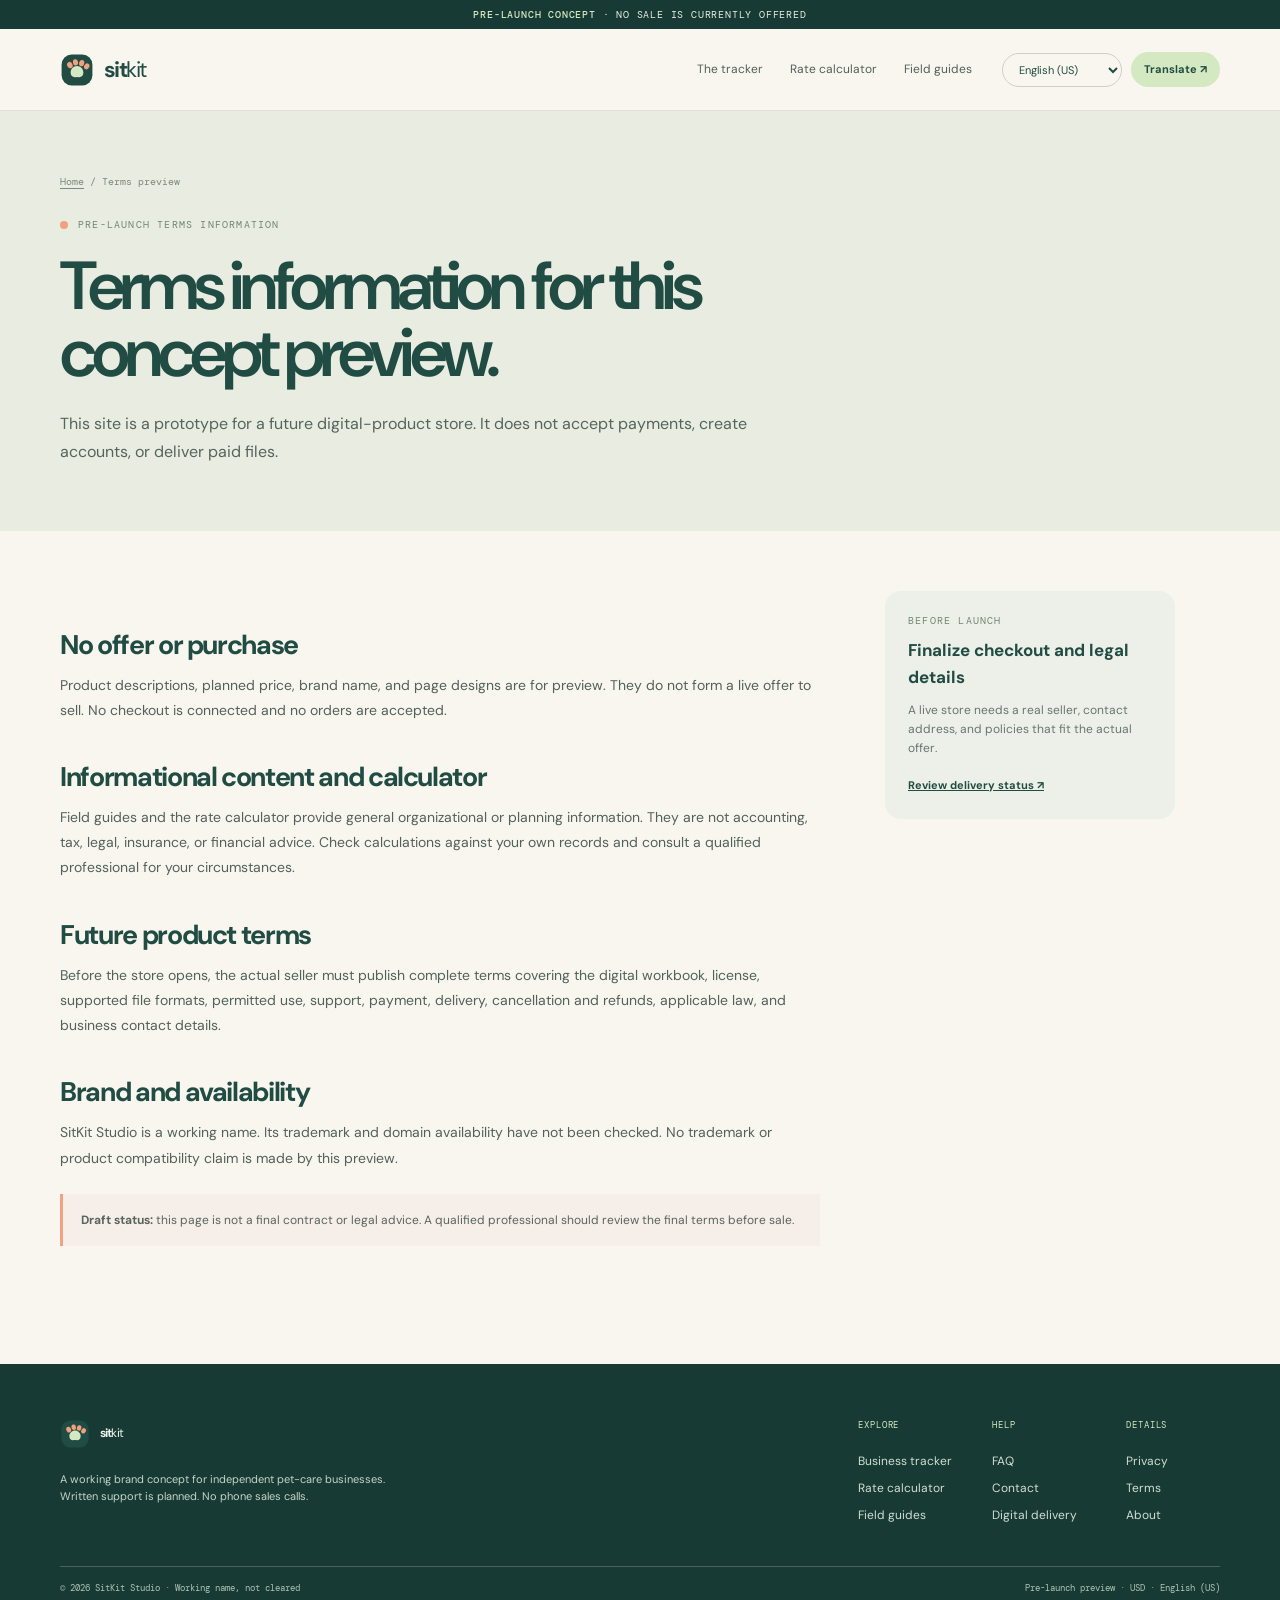
<file: pages/terms.html>
<!doctype html><html lang="en-US"><head><meta charset="utf-8"><meta name="viewport" content="width=device-width,initial-scale=1"><meta name="description" content="Pre-launch terms information for the SitKit pet sitter business tracker storefront. The site is a concept preview and does not accept orders."><meta name="robots" content="index,follow"><title>Terms of Use Preview | SitKit</title><link rel="icon" href="../assets/mark.svg" type="image/svg+xml"><link rel="stylesheet" href="../assets/styles.css"><script defer src="../assets/app.js"></script></head><body>
<a class="skip-link" href="#main">Skip to content</a><div class="prelaunch"><b>Pre-launch concept</b> · No sale is currently offered</div><header class="header"><a class="brand" href="../index.html"><img src="../assets/mark.svg" alt=""><span>sit<span>kit</span></span></a><nav class="nav" aria-label="Main navigation"><a href="pet-sitter-business-tracker.html">The tracker</a><a href="dog-walking-rate-calculator.html">Rate calculator</a><a href="../journal/track-pet-sitting-income-expenses.html">Field guides</a></nav><div class="header-tools"><select id="language" class="language" aria-label="Choose a translation language"><option value="en">English (US)</option><option value="es">Español</option><option value="fr">Français</option><option value="de">Deutsch</option><option value="pt">Português</option><option value="ja">日本語</option><option value="zh-CN">简体中文</option><option value="all">All Google Translate languages</option></select><button class="translate" type="button" data-translate>Translate ↗</button><button class="menu" type="button" data-menu-toggle aria-label="Open menu">☰</button></div></header><nav class="mobile-nav"><a href="../index.html">Home</a><a href="pet-sitter-business-tracker.html">The tracker</a><a href="faq.html">FAQ</a><a href="contact.html">Contact</a></nav><p class="wrap" data-translate-status role="status" aria-live="polite"></p>
<main id="main"><section class="page-hero"><div class="wrap"><div class="breadcrumb"><a href="../index.html">Home</a> / Terms preview</div><div class="eyebrow"><span class="dot"></span> PRE-LAUNCH TERMS INFORMATION</div><h1>Terms information for this concept preview.</h1><p class="lede">This site is a prototype for a future digital-product store. It does not accept payments, create accounts, or deliver paid files.</p></div></section><section class="content wrap"><div class="content-grid"><article class="prose"><h2>No offer or purchase</h2><p>Product descriptions, planned price, brand name, and page designs are for preview. They do not form a live offer to sell. No checkout is connected and no orders are accepted.</p><h2>Informational content and calculator</h2><p>Field guides and the rate calculator provide general organizational or planning information. They are not accounting, tax, legal, insurance, or financial advice. Check calculations against your own records and consult a qualified professional for your circumstances.</p><h2>Future product terms</h2><p>Before the store opens, the actual seller must publish complete terms covering the digital workbook, license, supported file formats, permitted use, support, payment, delivery, cancellation and refunds, applicable law, and business contact details.</p><h2>Brand and availability</h2><p>SitKit Studio is a working name. Its trademark and domain availability have not been checked. No trademark or product compatibility claim is made by this preview.</p><div class="notice"><strong>Draft status:</strong> this page is not a final contract or legal advice. A qualified professional should review the final terms before sale.</div></article><aside class="side"><div class="kicker">BEFORE LAUNCH</div><h3>Finalize checkout and legal details</h3><p>A live store needs a real seller, contact address, and policies that fit the actual offer.</p><a href="digital-delivery.html">Review delivery status ↗</a></aside></div></section></main><footer class="footer"><div class="wrap footer-main"><div><a class="brand" href="../index.html"><img src="../assets/mark.svg" alt=""><span>sit<span>kit</span></span></a><p class="footer-blurb">A working brand concept for independent pet-care businesses.<br>Written support is planned. No phone sales calls.</p></div><div class="footer-links"><div><strong>EXPLORE</strong><a href="pet-sitter-business-tracker.html">Business tracker</a><a href="dog-walking-rate-calculator.html">Rate calculator</a><a href="../journal/track-pet-sitting-income-expenses.html">Field guides</a></div><div><strong>HELP</strong><a href="faq.html">FAQ</a><a href="contact.html">Contact</a><a href="digital-delivery.html">Digital delivery</a></div><div><strong>DETAILS</strong><a href="privacy.html">Privacy</a><a href="terms.html">Terms</a><a href="about.html">About</a></div></div></div><div class="wrap footer-bottom"><span>© 2026 SitKit Studio · Working name, not cleared</span><span>Pre-launch preview · USD · English (US)</span></div></footer></body></html>
</file>
<file: assets/styles.css>
@import url('https://fonts.googleapis.com/css2?family=DM+Sans:wght@400;500;600;700&family=DM+Mono:wght@400;500&family=Fraunces:opsz,wght@9..144,500;9..144,600&display=swap');
:root{--forest:#214c43;--forest-deep:#173b34;--sage:#dce8d5;--lime:#d4e8c1;--peach:#f1a17f;--cream:#f8f6ef;--paper:#fffefa;--ink:#172a27;--muted:#687570;--line:#dce1d8;--white:#fff;--shadow:0 24px 70px rgba(27,57,48,.12);--radius:24px}
*{box-sizing:border-box}html{scroll-behavior:smooth}body{margin:0;background:var(--cream);color:var(--ink);font:16px/1.6 'DM Sans',Arial,sans-serif}a{color:inherit;text-decoration:none}button,input,select{font:inherit}button{cursor:pointer}img{display:block;max-width:100%}.wrap{width:min(1160px,calc(100% - 48px));margin-inline:auto}.skip-link{position:absolute;left:-9999px;top:8px;background:var(--white);padding:10px}.skip-link:focus{left:8px;z-index:50}.prelaunch{background:var(--forest-deep);color:#e7eee7;text-align:center;padding:8px 18px;font:10px 'DM Mono',monospace;letter-spacing:.08em;text-transform:uppercase}.prelaunch b{color:var(--lime);font-weight:500}.header{min-height:82px;display:flex;align-items:center;gap:30px;border-bottom:1px solid var(--line);padding:0 max(24px,calc((100% - 1160px)/2));position:relative;z-index:5;background:var(--cream)}.brand{display:inline-flex;align-items:center;gap:10px;color:var(--forest);font-size:22px;font-weight:700;letter-spacing:-.07em;white-space:nowrap}.brand img{width:34px}.brand span span{font-weight:400}.nav{display:flex;align-items:center;gap:27px;margin-left:auto}.nav a,.footer a{font-size:12px;color:#52605a}.nav a:hover,.footer a:hover{color:var(--forest)}.header-tools{display:flex;align-items:center;gap:9px}.language{border:1px solid #c9d2c9;background:transparent;border-radius:30px;padding:8px 27px 8px 12px;max-width:120px;color:var(--forest);font-size:11px}.translate{border:0;background:var(--lime);color:var(--forest);border-radius:30px;padding:9px 13px;font-size:11px;font-weight:700}.menu{display:none;border:0;background:transparent;color:var(--forest);font-size:22px}.mobile-nav{display:none;background:var(--paper);padding:12px 24px;border-bottom:1px solid var(--line)}.mobile-nav.open{display:grid;gap:12px}.mobile-nav a{font-size:14px}.eyebrow,.kicker{font:10px 'DM Mono',monospace;letter-spacing:.12em;text-transform:uppercase;color:#718575}.eyebrow{display:flex;align-items:center;gap:10px}.dot{width:8px;height:8px;border-radius:50%;background:var(--peach)}h1,h2,h3,p{margin-top:0}.hero{min-height:605px;padding-block:68px 72px;display:grid;grid-template-columns:1fr 1fr;gap:50px;align-items:center}.hero-copy{max-width:520px}.hero h1,.page-hero h1{font-size:clamp(52px,6.8vw,83px);line-height:.99;letter-spacing:-.075em;font-weight:600;color:var(--forest);margin:22px 0}.hero h1 em,.page-hero h1 em,h2 em{font-family:'Fraunces',Georgia,serif;font-weight:500;letter-spacing:-.05em;color:#76917f}.lede{font-size:16px;line-height:1.75;color:#56645e;max-width:490px}.actions{display:flex;align-items:center;gap:20px;flex-wrap:wrap;margin-top:28px}.btn{display:inline-flex;align-items:center;justify-content:center;gap:12px;border-radius:40px;padding:14px 20px;font-size:12px;font-weight:700;transition:transform .18s,background .18s}.btn:hover{transform:translateY(-2px)}.btn-dark{background:var(--forest);color:#fff}.btn-dark:hover{background:var(--forest-deep)}.btn-soft{background:var(--lime);color:var(--forest)}.btn-link{border-bottom:1px solid #9aa99d;padding-bottom:4px;color:var(--forest);font-size:12px;font-weight:700}.hero-notes{display:flex;gap:20px;flex-wrap:wrap;margin-top:35px;color:#66736d;font-size:10px}.hero-notes span:before{content:'✓';color:#64836f;margin-right:7px}.mockup-wrap{position:relative;padding:18px 0 10px 20px}.mockup{background:var(--paper);border:1px solid #e4e8e0;border-radius:22px;box-shadow:var(--shadow);overflow:hidden;transform:rotate(1deg)}.mock-top{height:52px;border-bottom:1px solid var(--line);display:flex;align-items:center;justify-content:space-between;padding:0 20px}.mock-brand{font-weight:700;color:var(--forest);font-size:12px}.mock-month{font:9px 'DM Mono',monospace;color:#76837c}.mock-content{padding:21px}.mock-title{font-size:15px;font-weight:700;color:var(--forest);margin-bottom:4px}.mock-subtitle{font-size:9px;color:#849087;margin-bottom:15px}.mock-cards{display:grid;grid-template-columns:repeat(3,1fr);gap:9px}.mock-card{background:#f3f5ee;border-radius:10px;padding:13px 12px;min-height:77px}.mock-card small{display:block;font:8px 'DM Mono',monospace;color:#77837c;text-transform:uppercase}.mock-card strong{display:block;font-size:19px;letter-spacing:-.04em;color:var(--forest);margin-top:6px}.mock-table{margin-top:16px;border:1px solid var(--line);border-radius:10px;overflow:hidden}.mock-row{display:grid;grid-template-columns:1.2fr 1fr .7fr .8fr;padding:9px 11px;border-bottom:1px solid #e9ece7;font-size:9px;color:#53615b}.mock-row:last-child{border:0}.mock-row:first-child{background:#f5f6f1;font:8px 'DM Mono',monospace;color:#829087;text-transform:uppercase}.sample-tag{position:absolute;top:0;right:-7px;background:var(--peach);border-radius:30px;padding:7px 11px;font:8px 'DM Mono',monospace;letter-spacing:.08em;text-transform:uppercase;transform:rotate(5deg)}.mock-note{font:8px 'DM Mono',monospace;text-align:right;color:#7a857e;margin-top:10px}.strip{background:var(--lime);padding:15px 0}.strip-inner{display:flex;justify-content:space-between;gap:15px;flex-wrap:wrap;color:var(--forest);font:10px 'DM Mono',monospace;letter-spacing:.07em;text-transform:uppercase}.section{padding-block:94px}.section-head{display:flex;justify-content:space-between;align-items:end;gap:30px;margin-bottom:36px}.section-head h2,.feature-copy h2,.closing h2{font-size:clamp(36px,4.6vw,56px);line-height:1.04;letter-spacing:-.065em;color:var(--forest);margin:13px 0 0}.section-head>p{max-width:370px;color:var(--muted);font-size:13px;margin:0}.three-grid{display:grid;grid-template-columns:repeat(3,1fr);gap:14px}.tile{background:#eeefe6;padding:25px;border-radius:17px;min-height:215px}.tile-num{font:9px 'DM Mono',monospace;color:#829087}.tile-icon{width:43px;height:43px;border-radius:50%;display:grid;place-items:center;background:var(--lime);color:var(--forest);font-size:20px;margin:22px 0 17px}.tile:nth-child(2) .tile-icon{background:#f4c5ad}.tile h3{font-size:16px;color:var(--forest);margin:0 0 8px}.tile p{font-size:12px;line-height:1.7;color:var(--muted);margin:0}.feature{background:var(--forest);color:white;padding-block:78px}.feature-grid{display:grid;grid-template-columns:1fr 1fr;gap:78px;align-items:center}.feature-panel{padding:28px;border:1px solid #55756b;border-radius:18px;background:#1c433b}.feature-panel h3{font-size:20px;letter-spacing:-.04em;margin:0 0 7px}.feature-panel p{font-size:12px;color:#d5e1d8;margin:0 0 20px}.feature-list{list-style:none;padding:0;margin:0}.feature-list li{padding:12px 0;border-top:1px solid #45675d;font-size:12px;color:#e7eee8;display:flex;gap:13px}.feature-list b{color:var(--lime);font:10px 'DM Mono',monospace}.feature-copy .kicker{color:#bad0bd}.feature-copy h2{color:white;margin:14px 0 18px}.feature-copy h2 em{color:var(--lime)}.feature-copy p{font-size:13px;color:#d8e3da;line-height:1.8}.feature-copy .btn{margin-top:12px}.calculator-cta{background:#e9ece1;padding-block:67px}.calc-grid{display:grid;grid-template-columns:1.1fr .9fr;gap:60px;align-items:center}.calc-grid h2{font-size:clamp(36px,4vw,52px);line-height:1.06;letter-spacing:-.06em;color:var(--forest);margin:13px 0}.calc-grid p{font-size:13px;color:#64716a;max-width:470px}.formula-card{background:var(--paper);border-radius:18px;padding:25px;box-shadow:0 12px 35px rgba(35,67,56,.08)}.formula-card label{display:block;font-size:10px;color:#69766f;margin-bottom:8px}.formula-card input{width:100%;padding:12px;border:1px solid var(--line);border-radius:10px;background:white}.formula-result{font:26px 'Fraunces',Georgia,serif;color:var(--forest);padding-top:17px}.editorial{background:var(--paper);border-radius:20px;overflow:hidden;display:grid;grid-template-columns:1fr .7fr;min-height:260px}.editorial-copy{padding:36px}.editorial-copy h2{font-size:28px;line-height:1.12;color:var(--forest);letter-spacing:-.05em;margin:12px 0}.editorial-copy p{max-width:440px;color:var(--muted);font-size:12px}.editorial-art{background:var(--sage);display:grid;place-items:center;position:relative;overflow:hidden}.note-page{width:180px;height:210px;background:#fffefa;border:1px solid #dce4da;border-radius:5px;box-shadow:0 15px 30px rgba(30,66,54,.13);padding:20px;transform:rotate(5deg)}.note-page b{display:block;font-size:12px;color:var(--forest)}.note-page span{display:block;border-bottom:1px solid #e3e8e1;margin-top:14px;font:8px 'DM Mono',monospace;color:#8b9790;padding-bottom:5px}.note-check{color:#6c9273}.faq-grid{display:grid;grid-template-columns:.75fr 1.25fr;gap:70px}.faq-list details{border-bottom:1px solid var(--line);padding:17px 0}.faq-list summary{cursor:pointer;font-size:13px;font-weight:600;color:var(--forest);list-style:none;display:flex;justify-content:space-between;gap:18px}.faq-list summary::-webkit-details-marker{display:none}.faq-list summary:after{content:'+';font-size:18px;font-weight:400}.faq-list details[open] summary:after{content:'−'}.faq-list details p{color:var(--muted);font-size:12px;line-height:1.75;padding:10px 20px 0 0;margin:0}.closing{text-align:center;padding:82px 24px 90px;background:var(--lime)}.closing h2{max-width:630px;margin:15px auto 20px}.closing p{max-width:530px;margin:0 auto;color:#56695d;font-size:13px}.footer{background:#173b34;color:#e7eee7;padding:55px 0 20px}.footer-main{display:flex;justify-content:space-between;gap:50px}.footer .brand{color:#eef3ed}.footer .brand img{width:30px}.footer-blurb{font-size:11px;color:#c4d4c8;margin-top:14px}.footer-links{display:grid;grid-template-columns:repeat(3,1fr);gap:40px}.footer-links strong{display:block;color:var(--lime);font:9px 'DM Mono',monospace;letter-spacing:.1em;margin-bottom:13px}.footer-links div{display:flex;flex-direction:column;gap:8px}.footer a{color:#d1ddd4}.footer-bottom{border-top:1px solid #45645a;margin-top:40px;padding-top:15px;display:flex;justify-content:space-between;color:#aec2b5;font:9px 'DM Mono',monospace}.page-hero{padding:64px 0 49px;background:#e8ece1}.breadcrumb{font:10px 'DM Mono',monospace;color:#7c8980;margin-bottom:30px}.breadcrumb a{text-decoration:underline;text-underline-offset:3px}.page-hero h1{max-width:800px;font-size:clamp(42px,5.8vw,68px)}.page-hero .lede{max-width:690px}.content{padding-block:60px 95px}.content-grid{display:grid;grid-template-columns:minmax(0,760px) 290px;gap:65px;align-items:start}.prose{font-size:14px;line-height:1.8;color:#53615b}.prose h2{font-size:27px;line-height:1.15;letter-spacing:-.05em;color:var(--forest);margin:38px 0 13px}.prose h3{font-size:17px;color:var(--forest);margin:26px 0 9px}.prose p{margin:0 0 17px}.prose li{margin:7px 0}.prose a{color:var(--forest);text-decoration:underline;text-underline-offset:3px}.side{position:sticky;top:25px;background:#edf0e8;padding:23px;border-radius:16px}.side h3{font-size:17px;color:var(--forest);margin:10px 0}.side p{font-size:12px;color:var(--muted)}.side a{font-size:11px;font-weight:700;color:var(--forest);text-decoration:underline}.notice{border-left:3px solid var(--peach);background:#f6eee8;padding:16px 18px;color:#59645e;font-size:12px;line-height:1.7;margin:23px 0}.product-layout{display:grid;grid-template-columns:1.05fr .95fr;gap:58px;align-items:start}.product-preview{padding:21px;background:#e9ede3;border-radius:20px}.preview-image{width:100%;border-radius:12px;box-shadow:0 12px 30px rgba(28,59,49,.1)}.preview-caption{text-align:center;color:#758179;font:9px 'DM Mono',monospace;padding-top:12px}.product-buy{position:sticky;top:25px;background:var(--paper);border:1px solid var(--line);border-radius:18px;padding:26px}.product-buy h2{font-size:30px;line-height:1.06;letter-spacing:-.05em;color:var(--forest);margin:10px 0}.target-price{font:25px 'Fraunces',Georgia,serif;color:var(--forest);margin:18px 0 3px}.target-note{font-size:10px;color:var(--muted)}.product-buy .btn{width:100%;margin:17px 0 9px}.product-buy small{display:block;color:#818b84;font-size:10px;line-height:1.6}.product-features{display:grid;grid-template-columns:repeat(2,1fr);gap:12px;margin:30px 0}.product-features div{background:#f0f2eb;border-radius:12px;padding:16px}.product-features b{display:block;font-size:12px;color:var(--forest)}.product-features span{font-size:10px;color:var(--muted)}.calc-form{display:grid;grid-template-columns:repeat(2,1fr);gap:17px;max-width:730px}.field label{display:block;font-size:11px;font-weight:600;color:var(--forest);margin-bottom:7px}.field input{width:100%;padding:12px;border:1px solid #cfd8cf;border-radius:9px;background:var(--paper)}.field small{display:block;color:#7c8980;font-size:10px;margin-top:5px}.calc-output{margin-top:25px;background:var(--forest);border-radius:16px;padding:23px;color:white;max-width:730px}.calc-output small{display:block;color:#cbdad0;font:9px 'DM Mono',monospace;text-transform:uppercase;letter-spacing:.1em}.calc-output strong{display:block;color:var(--lime);font:34px 'Fraunces',Georgia,serif;margin:6px 0}.calc-output p{margin:0;color:#d9e4dc;font-size:11px}.contact-note{padding:28px;background:#edf0e8;border-radius:15px}.contact-note strong{color:var(--forest)}.launch-checklist{display:grid;gap:10px;margin:24px 0}.launch-checklist div{padding:13px 15px;background:#eff1ea;border-radius:10px;font-size:12px;color:#53615b}.launch-checklist b{color:var(--forest)}
@media(max-width:980px){.header{gap:14px}.nav{gap:15px}.nav a{font-size:10px}.language{max-width:100px}.translate{padding:8px 9px;font-size:10px}.hero{gap:28px}.content-grid{grid-template-columns:minmax(0,1fr) 245px;gap:34px}}
@media(max-width:760px){.wrap{width:min(100% - 36px,560px)}.header{min-height:72px;padding:0 12px;gap:8px}.brand{gap:6px;font-size:20px}.brand img{width:29px}.nav{display:none}.header-tools{margin-left:auto;gap:5px}.menu{display:block;padding:4px}.language{max-width:92px;font-size:10px;padding:7px 19px 7px 8px}.translate{padding:7px 8px;font-size:9px}.hero{grid-template-columns:1fr;padding-block:49px;gap:34px}.hero h1{font-size:clamp(48px,13vw,69px)}.mockup-wrap{padding:12px}.sample-tag{right:0}.strip-inner{justify-content:center;text-align:center}.strip-inner span{padding:3px}.section{padding-block:67px}.section-head{display:block}.section-head>p{margin-top:16px}.three-grid{grid-template-columns:1fr}.tile{min-height:0}.feature-grid,.calc-grid,.faq-grid,.product-layout,.content-grid{grid-template-columns:1fr;gap:28px}.feature{padding-block:60px}.feature-copy{order:-1}.calc-grid{gap:25px}.editorial{grid-template-columns:1fr}.editorial-art{min-height:240px}.faq-grid{gap:22px}.footer-main{display:block}.footer-links{margin-top:32px;gap:18px}.footer-bottom{gap:12px;flex-direction:column}.page-hero{padding:39px 0 32px}.breadcrumb{margin-bottom:21px}.content{padding-block:40px 65px}.content-grid{gap:25px}.side,.product-buy{position:static}.calc-form{grid-template-columns:1fr}.product-features{grid-template-columns:1fr 1fr}}
 [data-translate-status]:empty{display:none}
@media(prefers-reduced-motion:reduce){html{scroll-behavior:auto}*,*:before,*:after{transition:none!important}}
</file>
